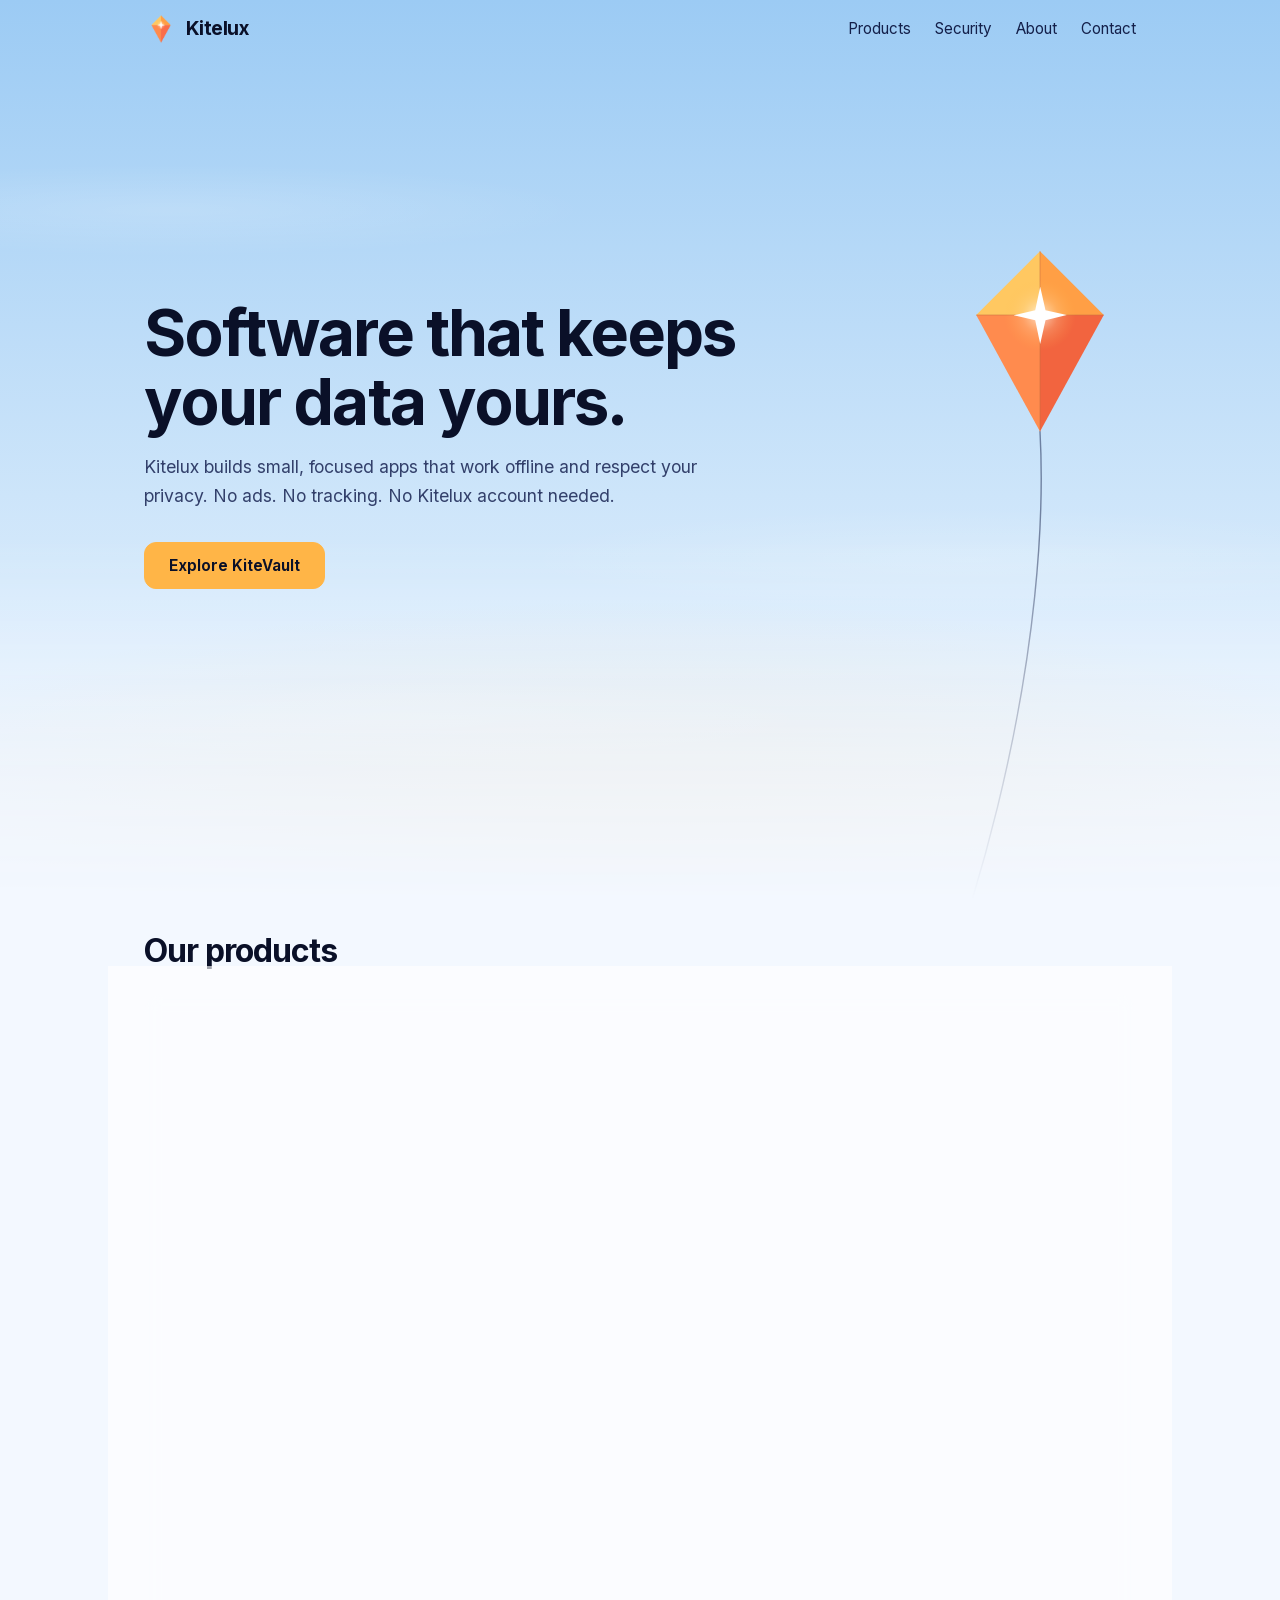
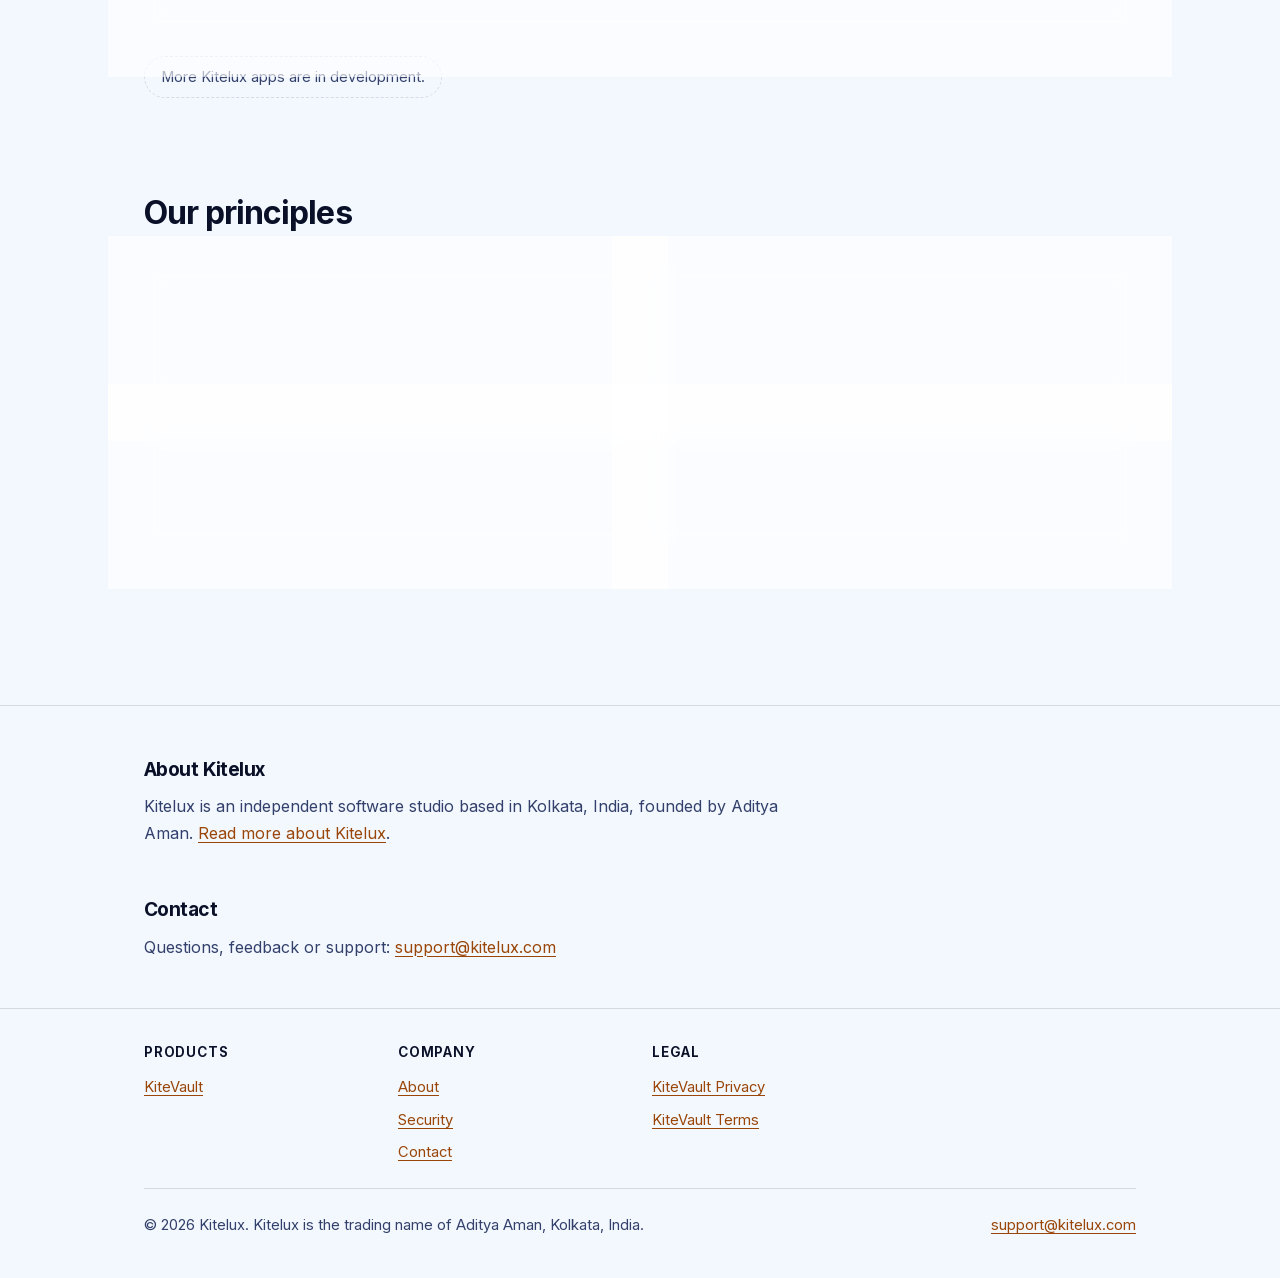
<file: index.html>
<!doctype html>
<html lang="en">
  <head>
    <meta charset="utf-8" />
    <meta name="viewport" content="width=device-width, initial-scale=1" />
    <title>Kitelux – Software that keeps your data yours</title>
    <meta
      name="description"
      content="Kitelux builds small, focused apps that work offline and respect your privacy. No ads. No tracking. No Kitelux account needed. Home of KiteVault, an offline-first Android password manager."
    />
    <link rel="canonical" href="https://kitelux.com/" />
    <meta name="theme-color" content="#9ccbf4" media="(prefers-color-scheme: light)" />
    <meta name="theme-color" content="#0A1028" media="(prefers-color-scheme: dark)" />

    <link rel="icon" href="/favicon.ico" sizes="48x48" />
    <link rel="icon" type="image/png" sizes="96x96" href="/favicon-96.png" />
    <link rel="icon" type="image/png" sizes="192x192" href="/favicon-192.png" />
    <link rel="apple-touch-icon" href="/apple-touch-icon.png" />

    <!-- Open Graph / Twitter -->
    <meta property="og:type" content="website" />
    <meta property="og:site_name" content="Kitelux" />
    <meta property="og:title" content="Kitelux – Software that keeps your data yours" />
    <meta
      property="og:description"
      content="Small, focused apps that work offline and respect your privacy. No ads. No tracking."
    />
    <meta property="og:url" content="https://kitelux.com/" />
    <meta property="og:image" content="https://kitelux.com/assets/og-kitelux.png" />
    <meta property="og:image:alt" content="Kitelux logo" />
    <meta name="twitter:card" content="summary_large_image" />
    <meta name="twitter:title" content="Kitelux – Software that keeps your data yours" />
    <meta
      name="twitter:description"
      content="Small, focused apps that work offline and respect your privacy. No ads. No tracking."
    />
    <meta name="twitter:image" content="https://kitelux.com/assets/og-kitelux.png" />

    <script src="/assets/site.js" defer></script>
    <link rel="preload" href="/assets/fonts/InterVariable-latin.woff2" as="font" type="font/woff2" crossorigin />
    <link rel="stylesheet" href="/assets/style.css" />
  </head>
  <body>
    <a class="skip" href="#main">Skip to content</a>

    <header class="site-header">
      <div class="wrap">
        <a class="brand" href="/"><img src="/assets/kitelux-logo.png" width="34" height="34" alt="" />Kitelux</a>
        <nav class="nav" aria-label="Main">
          <a href="/#products">Products</a>
          <a href="/security/">Security</a>
          <a href="/about/">About</a>
          <a href="/contact/">Contact</a>
        </nav>
      </div>
    </header>

    <main id="main">
      <section class="hero hero-home">
        <svg class="hero-sky" viewBox="0 0 1600 900" preserveAspectRatio="xMidYMid slice" role="img" aria-label="Illustration of the Kitelux kite flying in a night sky" xmlns="http://www.w3.org/2000/svg">
<defs>
<linearGradient id="sky" x1="0" y1="0" x2="0" y2="1"><stop class="s0" offset="0"/><stop class="s1" offset=".55"/><stop class="s2" offset="1"/></linearGradient>
<radialGradient id="horizon" cx=".5" cy=".5" r=".5"><stop offset="0" stop-color="#ffb547" stop-opacity=".22"/><stop offset="1" stop-color="#ffb547" stop-opacity="0"/></radialGradient>
<radialGradient id="wg" cx=".5" cy=".5" r=".5"><stop class="wc" offset="0" stop-opacity=".16"/><stop class="wc" offset="1" stop-opacity="0"/></radialGradient>
<radialGradient id="bs" cx=".5" cy=".5" r=".5"><stop offset="0" stop-color="#fff" stop-opacity=".75"/><stop offset=".35" stop-color="#ffe8c2" stop-opacity=".22"/><stop offset="1" stop-color="#ffe8c2" stop-opacity="0"/></radialGradient>
<radialGradient id="halo" cx=".5" cy=".5" r=".5"><stop offset="0" stop-color="#fff" stop-opacity=".75"/><stop offset=".5" stop-color="#ffd9a0" stop-opacity=".25"/><stop offset="1" stop-color="#ffb547" stop-opacity="0"/></radialGradient>
<linearGradient id="tail" gradientUnits="userSpaceOnUse" x1="1130" y1="30" x2="1010" y2="90"><stop offset="0" stop-color="#fff" stop-opacity="0"/><stop offset="1" stop-color="#fff"/></linearGradient>
</defs>
<rect width="1600" height="900" fill="url(#sky)"/>
<ellipse cx="800" cy="900" rx="950" ry="300" fill="url(#horizon)"/>
<g class="wisps">
<ellipse class="wisp w1" cx="330" cy="210" rx="420" ry="46" fill="url(#wg)"/>
<ellipse class="wisp w2" cx="1130" cy="560" rx="460" ry="52" fill="url(#wg)"/>
<ellipse class="wisp w3" cx="560" cy="720" rx="440" ry="42" fill="url(#wg)"/>
</g>
<g class="stars">
<circle cx="1476.9" cy="677.2" r="0.8" fill="#ffffff"/>
<circle cx="1269.9" cy="696.9" r="0.8" fill="#ffffff"/>
<circle cx="807.8" cy="589.2" r="0.7" fill="#ffffff"/>
<circle cx="838.3" cy="507.8" r="1.7" fill="#dbe6ff"/>
<circle cx="212.9" cy="548" r="1.7" fill="#ffe8c2"/>
<circle cx="1477.7" cy="363.2" r="1.8" fill="#ffffff"/>
<circle cx="408.4" cy="730" r="1.7" fill="#ffffff"/>
<circle cx="1006" cy="614.5" r="1.3" fill="#ffffff"/>
<circle cx="1452.2" cy="597.1" r="1.3" fill="#dbe6ff"/>
<circle cx="666.4" cy="216" r="0.7" fill="#ffe8c2"/>
<circle cx="1071.3" cy="452.9" r="0.7" fill="#ffffff"/>
<circle cx="207.2" cy="605.3" r="1.3" fill="#ffffff"/>
<circle cx="1310.5" cy="573.3" r="0.7" fill="#ffffff"/>
<circle cx="522" cy="311.1" r="1.2" fill="#dbe6ff"/>
<circle cx="458.1" cy="682.5" r="1.7" fill="#ffe8c2"/>
<circle cx="536.6" cy="418.1" r="0.9" fill="#ffffff"/>
<circle cx="447.1" cy="807.9" r="1" fill="#ffffff"/>
<circle cx="1346.3" cy="760.7" r="0.9" fill="#ffffff"/>
<circle cx="286.8" cy="684.4" r="1.1" fill="#dbe6ff"/>
<circle cx="1408.4" cy="569.5" r="0.6" fill="#ffe8c2"/>
<circle cx="323.4" cy="799.4" r="1.7" fill="#ffffff"/>
<circle cx="1205.5" cy="516.2" r="1.5" fill="#ffffff"/>
<circle cx="374.6" cy="825.2" r="1.4" fill="#ffffff"/>
<circle cx="650.3" cy="175.6" r="1.8" fill="#dbe6ff"/>
<circle cx="627.3" cy="674.7" r="1.1" fill="#ffe8c2"/>
<circle cx="975.8" cy="500.7" r="1.3" fill="#ffffff"/>
<circle cx="1037.6" cy="150.8" r="1.3" fill="#ffffff"/>
<circle cx="118.4" cy="598.9" r="1.7" fill="#ffffff"/>
<circle cx="1558.7" cy="731.9" r="1.2" fill="#dbe6ff"/>
<circle cx="475.1" cy="144.3" r="1.2" fill="#ffe8c2"/>
<circle cx="815.4" cy="675.3" r="1.4" fill="#ffffff"/>
<circle cx="1204.5" cy="705.4" r="1.3" fill="#ffffff"/>
<circle cx="407.8" cy="376.1" r="1" fill="#ffffff"/>
<circle cx="1315.7" cy="455.5" r="1.8" fill="#dbe6ff"/>
<circle cx="1548.7" cy="787.7" r="0.6" fill="#ffe8c2"/>
<circle cx="110.9" cy="392.1" r="1.5" fill="#ffffff"/>
<circle cx="1411.5" cy="685.5" r="1.3" fill="#ffffff"/>
<circle cx="1340.9" cy="132.8" r="1" fill="#ffffff"/>
<circle cx="899.5" cy="75.6" r="1.8" fill="#dbe6ff"/>
<circle cx="715.5" cy="524.6" r="1" fill="#ffe8c2"/>
<circle cx="1153.7" cy="680.3" r="0.8" fill="#ffffff"/>
<circle cx="365.9" cy="496.2" r="1" fill="#ffffff"/>
<circle cx="528.1" cy="227.6" r="1.5" fill="#ffffff"/>
<circle cx="1356.4" cy="655.9" r="1.2" fill="#dbe6ff"/>
<circle cx="361.7" cy="364.9" r="1.5" fill="#ffe8c2"/>
<circle cx="858.5" cy="638.5" r="1" fill="#ffffff"/>
<circle cx="742.4" cy="729.4" r="1.5" fill="#ffffff"/>
<circle cx="827.8" cy="771" r="1.4" fill="#ffffff"/>
<circle cx="897.9" cy="577.3" r="1.7" fill="#dbe6ff"/>
<circle cx="533.5" cy="577.4" r="1.1" fill="#ffe8c2"/>
<circle cx="1550.6" cy="622.5" r="1.6" fill="#ffffff"/>
<circle cx="414.5" cy="259.7" r="1.3" fill="#ffffff"/>
<circle cx="179.3" cy="368.8" r="1.6" fill="#ffffff"/>
<circle cx="997.7" cy="439.2" r="1.5" fill="#dbe6ff"/>
<circle cx="1507.5" cy="134.9" r="1.1" fill="#ffe8c2"/>
<circle cx="725.1" cy="665.7" r="1.8" fill="#ffffff"/>
<circle cx="1241.6" cy="595.9" r="1.7" fill="#ffffff"/>
<circle cx="292.5" cy="594.8" r="1.4" fill="#ffffff"/>
<circle cx="1079.2" cy="152.2" r="0.9" fill="#dbe6ff"/>
<circle cx="1530.5" cy="688.5" r="0.6" fill="#ffe8c2"/>
<circle cx="1499.7" cy="504.8" r="0.7" fill="#ffffff"/>
<circle cx="1495.3" cy="35.3" r="1.5" fill="#ffffff"/>
<circle cx="280.4" cy="397.3" r="0.8" fill="#ffffff"/>
<circle cx="815.3" cy="129.2" r="1.1" fill="#dbe6ff"/>
<circle cx="675.4" cy="514.5" r="1" fill="#ffe8c2"/>
<circle cx="914.1" cy="531.1" r="0.7" fill="#ffffff"/>
<circle cx="902" cy="433.2" r="1.4" fill="#ffffff"/>
<circle cx="398.5" cy="451.6" r="1" fill="#ffffff"/>
<circle cx="1497.9" cy="453.1" r="1.5" fill="#dbe6ff"/>
<circle cx="1287.9" cy="773.6" r="1.5" fill="#ffe8c2"/>
<circle cx="1152.4" cy="48.7" r="0.8" fill="#ffffff"/>
<circle cx="1157.9" cy="535.8" r="1.2" fill="#ffffff"/>
<circle cx="1394.7" cy="199.3" r="1.4" fill="#ffffff"/>
<circle cx="1362.3" cy="524.9" r="1.4" fill="#dbe6ff"/>
<circle cx="890.9" cy="148.7" r="1.8" fill="#ffe8c2"/>
<circle cx="917.2" cy="296.9" r="1.6" fill="#ffffff"/>
<circle cx="549.7" cy="692.8" r="1.2" fill="#ffffff"/>
<circle cx="1490.8" cy="218.7" r="1.7" fill="#ffffff"/>
<circle cx="551.9" cy="806" r="1.2" fill="#dbe6ff"/>
<circle cx="385.5" cy="193.5" r="0.7" fill="#ffe8c2"/>
<circle cx="1520.6" cy="331.8" r="1.6" fill="#ffffff"/>
<circle cx="147" cy="148" r="1.5" fill="#ffffff"/>
<circle cx="349.4" cy="213.3" r="1.5" fill="#ffffff"/>
<circle cx="995.2" cy="381.1" r="1.6" fill="#dbe6ff"/>
<circle cx="626.9" cy="139.3" r="1.4" fill="#ffe8c2"/>
<circle cx="511.7" cy="711.8" r="1.8" fill="#ffffff"/>
<circle cx="650.5" cy="322.2" r="1.5" fill="#ffffff"/>
<circle cx="1013.8" cy="208.1" r="1.1" fill="#ffffff"/>
<circle cx="948.6" cy="173.7" r="1.4" fill="#dbe6ff"/>
<circle cx="1072.2" cy="396.1" r="0.9" fill="#ffe8c2"/>
<circle cx="987.6" cy="179.8" r="1.3" fill="#ffffff"/>
<circle cx="576" cy="635.3" r="0.7" fill="#ffffff"/>
<circle cx="780.1" cy="808.7" r="1.5" fill="#ffffff"/>
<circle cx="943" cy="625.6" r="1.5" fill="#dbe6ff"/>
<circle cx="588.4" cy="80.3" r="0.8" fill="#ffe8c2"/>
<circle cx="120.8" cy="347.1" r="1.1" fill="#ffffff"/>
<circle cx="313.7" cy="510" r="1.1" fill="#ffffff"/>
<circle cx="1434.9" cy="812.2" r="1.2" fill="#ffffff"/>
<circle cx="1261.4" cy="658.8" r="1.4" fill="#dbe6ff"/>
<circle cx="411.1" cy="28.7" r="1.3" fill="#ffe8c2"/>
<circle cx="971.2" cy="252.1" r="1.2" fill="#ffffff"/>
<circle cx="132.4" cy="255.8" r="1.4" fill="#ffffff"/>
<circle cx="1130" cy="507.3" r="1.5" fill="#ffffff"/>
<circle cx="594.6" cy="173.8" r="0.6" fill="#dbe6ff"/>
<circle cx="976.8" cy="589.3" r="1.4" fill="#ffe8c2"/>
<circle cx="424.5" cy="300.5" r="1.5" fill="#ffffff"/>
<circle cx="298.5" cy="214.2" r="0.8" fill="#ffffff"/>
<circle cx="1583.6" cy="168.6" r="1.6" fill="#ffffff"/>
<circle cx="1018.3" cy="530.2" r="1.3" fill="#dbe6ff"/>
<circle cx="180.6" cy="525.6" r="0.9" fill="#ffe8c2"/>
</g>
<g class="stars stars-big">
<g><circle cx="192.4" cy="172.1" r="13.3" fill="url(#bs)"/><circle cx="192.4" cy="172.1" r="1.9" fill="#fff"/></g>
<g><circle cx="1523.9" cy="584.1" r="12.6" fill="url(#bs)"/><circle cx="1523.9" cy="584.1" r="1.8" fill="#fff"/></g>
<g><circle cx="435.8" cy="536" r="15.4" fill="url(#bs)"/><circle cx="435.8" cy="536" r="2.2" fill="#fff"/></g>
<g><circle cx="1358.2" cy="222.9" r="13.3" fill="url(#bs)"/><circle cx="1358.2" cy="222.9" r="1.9" fill="#fff"/></g>
<g><circle cx="599.6" cy="123.6" r="13.3" fill="url(#bs)"/><circle cx="599.6" cy="123.6" r="1.9" fill="#fff"/></g>
<g><circle cx="768.3" cy="684.9" r="16.1" fill="url(#bs)"/><circle cx="768.3" cy="684.9" r="2.3" fill="#fff"/></g>
</g>
<g class="shoot"><line x1="1130" y1="30" x2="1010" y2="90" stroke="url(#tail)" stroke-width="2" stroke-linecap="round"/></g>
<g class="kite-pos">
<path class="string" d="M0 116.6 C10 300 -40 640 -250 1000" fill="none" stroke-width="1.4" stroke-linecap="round"/>
<g class="kite">
<path d="M0 -63.8 L-63.8 0 L0 0Z" fill="#ffc861"/>
<path d="M0 -63.8 L63.8 0 L0 0Z" fill="#ff9f45"/>
<path d="M-63.8 0 L0 0 L0 116.6Z" fill="#ff8b4e"/>
<path d="M63.8 0 L0 0 L0 116.6Z" fill="#f2643f"/>
<path d="M0 -63.8 L0 116.6 M-63.8 0 L63.8 0" fill="none" stroke="#c9703f" stroke-opacity=".55" stroke-width="1"/>
<g class="sparkle"><circle r="36" fill="url(#halo)"/><path d="M0.2 -28.2 L5.5 -4.8 L26.8 0 L5.5 5.3 L0.2 29 L-4.8 5.3 L-26.4 0.2 L-4.8 -4.8Z" fill="#fff"/></g>
</g>
</g>
</svg>
        <div class="wrap hero-grid">
          <div class="hero-copy">
            <h1>Software that keeps your data yours.</h1>
            <p>
              Kitelux builds small, focused apps that work offline and respect your privacy. No ads.
              No tracking. No Kitelux account needed.
            </p>
            <p class="hero-actions">
              <a class="btn btn-primary" href="/vault/">Explore KiteVault</a>
            </p>
          </div>
        </div>
      </section>

      <section class="section reveal" id="products" aria-labelledby="products-title">
        <div class="wrap">
          <div class="section-heading">
            <h2 id="products-title">Our products</h2>
          </div>
          <article class="card featured">
            <div class="featured-body">
              <div class="app-head">
                <img src="/assets/kitevault-icon.png" width="64" height="64" alt="" />
                <h3>KiteVault</h3>
              </div>
              <p><span class="badge badge-testing">In testing · Android</span></p>
              <p>
                Offline-first password manager. Encrypted on your phone with AES-256-GCM and
                Argon2id.
              </p>
              <ul class="points">
                <li>Encrypted on your device with AES-256-GCM and Argon2id</li>
                <li>Optional encrypted Google Drive backup</li>
                <li>No ads, no tracking</li>
              </ul>
              <div class="links">
                <a class="btn btn-primary" href="/vault/">Explore KiteVault</a>
                <a class="btn btn-secondary" href="/vault/privacy/">Privacy Policy</a>
              </div>
            </div>
            <div class="featured-visual">
              <div class="phone">
                <span class="phone-notch" aria-hidden="true"></span>
                <div class="phone-screen">
                  <video class="kv-demo"
                         src="/assets/screens/kitevault-demo-final.mp4"
                         poster="/assets/screens/kitevault-demo-final-poster.jpg"
                         width="540" height="1200"
                         autoplay muted loop playsinline preload="metadata"
                         aria-label="Recreated walkthrough of KiteVault: unlocking the vault, suggesting a strong password in Chrome, and saving a login"></video>
                </div>
              </div>
              <p class="kv-demo-caption">Recreated walkthrough of the real KiteVault flow.</p>
            </div>
          </article>
          <p class="more-pill">More Kitelux apps are in development.</p>
        </div>
      </section>

      <section class="section reveal" aria-labelledby="principles-title">
        <div class="wrap">
          <div class="section-heading">
            <h2 id="principles-title">Our principles</h2>
          </div>
          <div class="feature-grid feature-grid-4">
            <div class="feature">
              <h3>Offline first</h3>
              <p>Your data lives on your device. Network features are optional and off by default.</p>
            </div>
            <div class="feature">
              <h3>No tracking</h3>
              <p>No analytics, no advertising, no crash-report services, no third-party trackers.</p>
            </div>
            <div class="feature">
              <h3>Vetted cryptography</h3>
              <p>We use well-audited libraries. We never write our own cryptography.</p>
            </div>
            <div class="feature">
              <h3>Honest about limits</h3>
              <p>
                We tell you what we can't protect against, like a compromised phone or a forgotten
                master password.
              </p>
            </div>
          </div>
        </div>
      </section>

      <section class="strip reveal" aria-labelledby="about-title">
        <div class="wrap">
          <h2 id="about-title">About Kitelux</h2>
          <p>
            Kitelux is an independent software studio based in Kolkata, India, founded by Aditya
            Aman. <a href="/about/">Read more about Kitelux</a>.
          </p>
        </div>
      </section>

      <section class="strip reveal" id="contact" aria-labelledby="contact-title">
        <div class="wrap">
          <h2 id="contact-title">Contact</h2>
          <p>Questions, feedback or support: <a href="mailto:support@kitelux.com">support@kitelux.com</a></p>
        </div>
      </section>
    </main>

    <footer class="site-footer">
      <div class="wrap">
        <div class="footer-cols">
          <div class="footer-col">
            <h2>Products</h2>
            <ul>
              <li><a href="/vault/">KiteVault</a></li>
            </ul>
          </div>
          <div class="footer-col">
            <h2>Company</h2>
            <ul>
              <li><a href="/about/">About</a></li>
              <li><a href="/security/">Security</a></li>
              <li><a href="/contact/">Contact</a></li>
            </ul>
          </div>
          <div class="footer-col">
            <h2>Legal</h2>
            <ul>
              <li><a href="/vault/privacy/">KiteVault Privacy</a></li>
              <li><a href="/vault/terms/">KiteVault Terms</a></li>
            </ul>
          </div>
        </div>
        <div class="footer-bottom">
          <p>© 2026 Kitelux. Kitelux is the trading name of Aditya Aman, Kolkata, India.</p>
          <p><a href="mailto:support@kitelux.com">support@kitelux.com</a></p>
        </div>
      </div>
    </footer>
  </body>
</html>
</file>
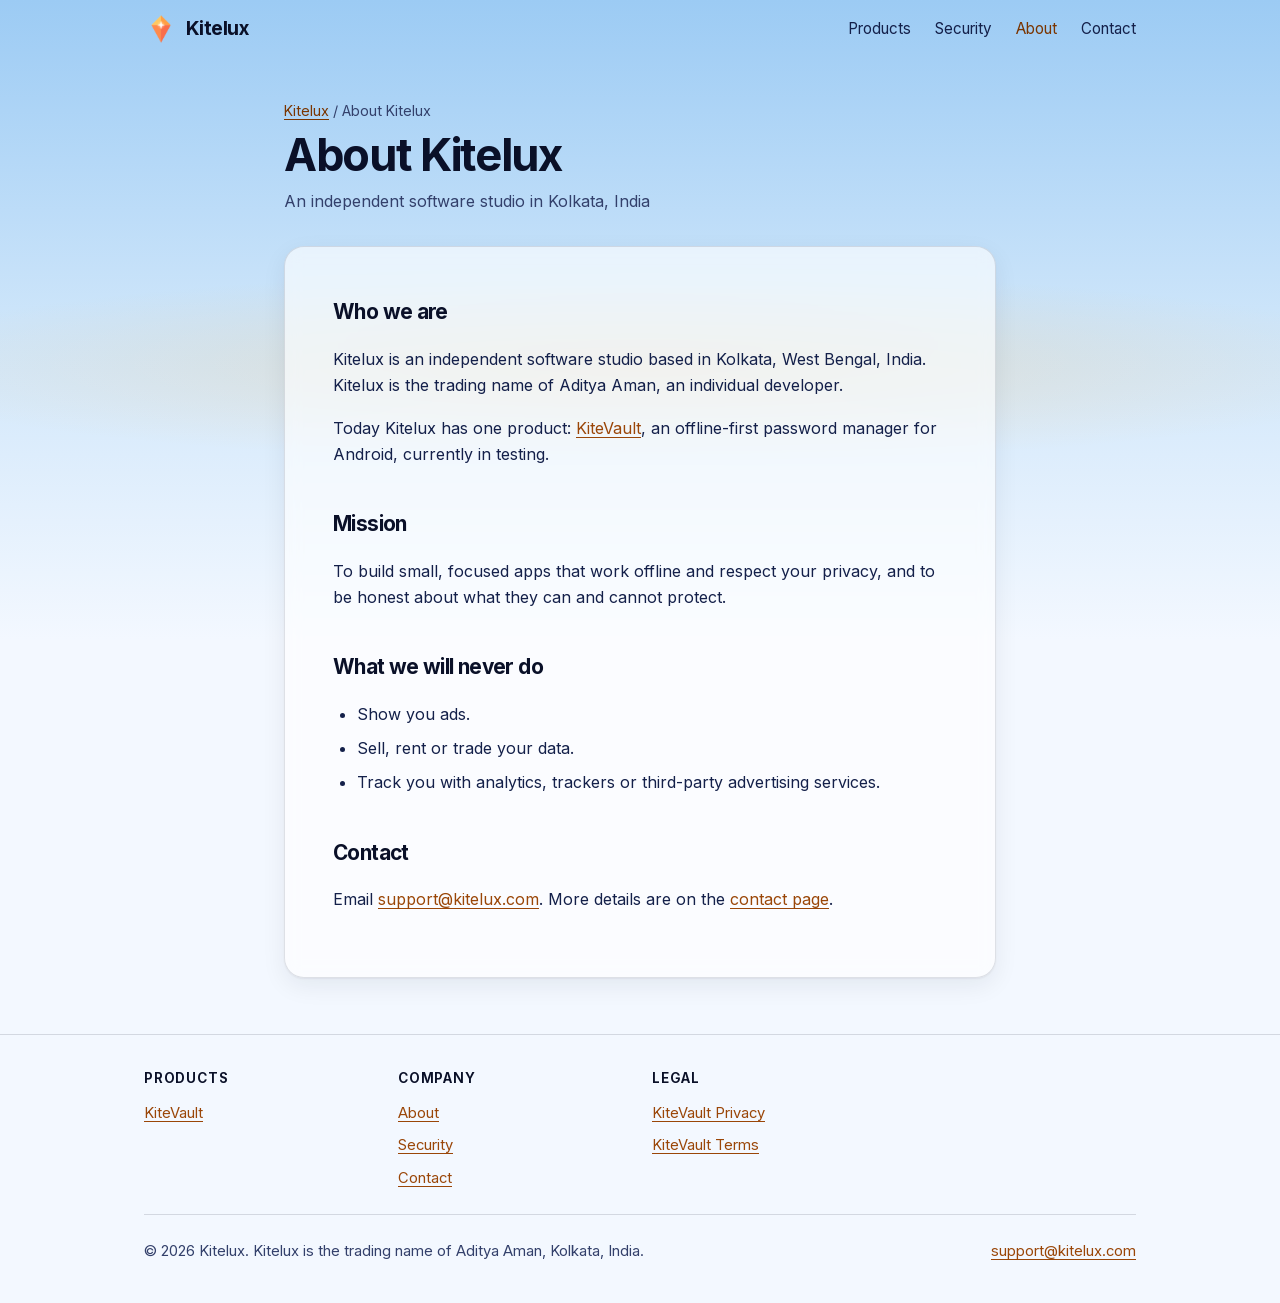
<file: about/index.html>
<!doctype html>
<html lang="en">
  <head>
    <meta charset="utf-8" />
    <meta name="viewport" content="width=device-width, initial-scale=1" />
    <title>About – Kitelux</title>
    <meta name="description" content="Kitelux is an independent software studio based in Kolkata, India, building small, focused apps that work offline and respect your privacy." />
    <link rel="canonical" href="https://kitelux.com/about/" />
    <meta name="theme-color" content="#9ccbf4" media="(prefers-color-scheme: light)" />
    <meta name="theme-color" content="#0A1028" media="(prefers-color-scheme: dark)" />

    <link rel="icon" href="/favicon.ico" sizes="48x48" />
    <link rel="icon" type="image/png" sizes="96x96" href="/favicon-96.png" />
    <link rel="icon" type="image/png" sizes="192x192" href="/favicon-192.png" />
    <link rel="apple-touch-icon" href="/apple-touch-icon.png" />

    <meta property="og:type" content="website" />
    <meta property="og:site_name" content="Kitelux" />
    <meta property="og:title" content="About – Kitelux" />
    <meta property="og:description" content="Kitelux is an independent software studio based in Kolkata, India, building small, focused apps that work offline and respect your privacy." />
    <meta property="og:url" content="https://kitelux.com/about/" />
    <meta property="og:image" content="https://kitelux.com/assets/og-kitelux.png" />
    <meta name="twitter:card" content="summary_large_image" />

    <link rel="preload" href="/assets/fonts/InterVariable-latin.woff2" as="font" type="font/woff2" crossorigin />
    <link rel="stylesheet" href="/assets/style.css" />
  </head>
  <body>
    <a class="skip" href="#main">Skip to content</a>

    <header class="site-header">
      <div class="wrap">
        <a class="brand" href="/"><img src="/assets/kitelux-logo.png" width="34" height="34" alt="" />Kitelux</a>
        <nav class="nav" aria-label="Main">
          <a href="/#products">Products</a>
          <a href="/security/">Security</a>
          <a href="/about/" aria-current="page">About</a>
          <a href="/contact/">Contact</a>
        </nav>
      </div>
    </header>

    <div class="doc-head">
      <div class="wrap narrow">
        <nav class="crumbs" aria-label="Breadcrumb"><a href="/">Kitelux</a> / <span aria-current="page">About Kitelux</span></nav>
        <h1>About Kitelux</h1>
        <p>An independent software studio in Kolkata, India</p>
      </div>
    </div>

    <main id="main" class="wrap narrow">
      <article class="doc">
        <h2>Who we are</h2>
        <p>
          Kitelux is an independent software studio based in Kolkata, West Bengal, India. Kitelux
          is the trading name of Aditya Aman, an individual developer.
        </p>
        <p>
          Today Kitelux has one product: <a href="/vault/">KiteVault</a>, an offline-first password
          manager for Android, currently in testing.
        </p>

        <h2>Mission</h2>
        <!-- TODO: confirm or replace this mission statement; drafted from the site's existing principles. -->
        <p>
          To build small, focused apps that work offline and respect your privacy, and to be honest
          about what they can and cannot protect.
        </p>

        <h2>What we will never do</h2>
        <ul>
          <li>Show you ads.</li>
          <li>Sell, rent or trade your data.</li>
          <li>Track you with analytics, trackers or third-party advertising services.</li>
        </ul>

        <h2>Contact</h2>
        <p>
          Email <a href="mailto:support@kitelux.com">support@kitelux.com</a>. More details are on the
          <a href="/contact/">contact page</a>.
        </p>
      </article>
    </main>

    <footer class="site-footer">
      <div class="wrap">
        <div class="footer-cols">
          <div class="footer-col">
            <h2>Products</h2>
            <ul>
              <li><a href="/vault/">KiteVault</a></li>
            </ul>
          </div>
          <div class="footer-col">
            <h2>Company</h2>
            <ul>
              <li><a href="/about/">About</a></li>
              <li><a href="/security/">Security</a></li>
              <li><a href="/contact/">Contact</a></li>
            </ul>
          </div>
          <div class="footer-col">
            <h2>Legal</h2>
            <ul>
              <li><a href="/vault/privacy/">KiteVault Privacy</a></li>
              <li><a href="/vault/terms/">KiteVault Terms</a></li>
            </ul>
          </div>
        </div>
        <div class="footer-bottom">
          <p>© 2026 Kitelux. Kitelux is the trading name of Aditya Aman, Kolkata, India.</p>
          <p><a href="mailto:support@kitelux.com">support@kitelux.com</a></p>
        </div>
      </div>
    </footer>
  </body>
</html>
</file>
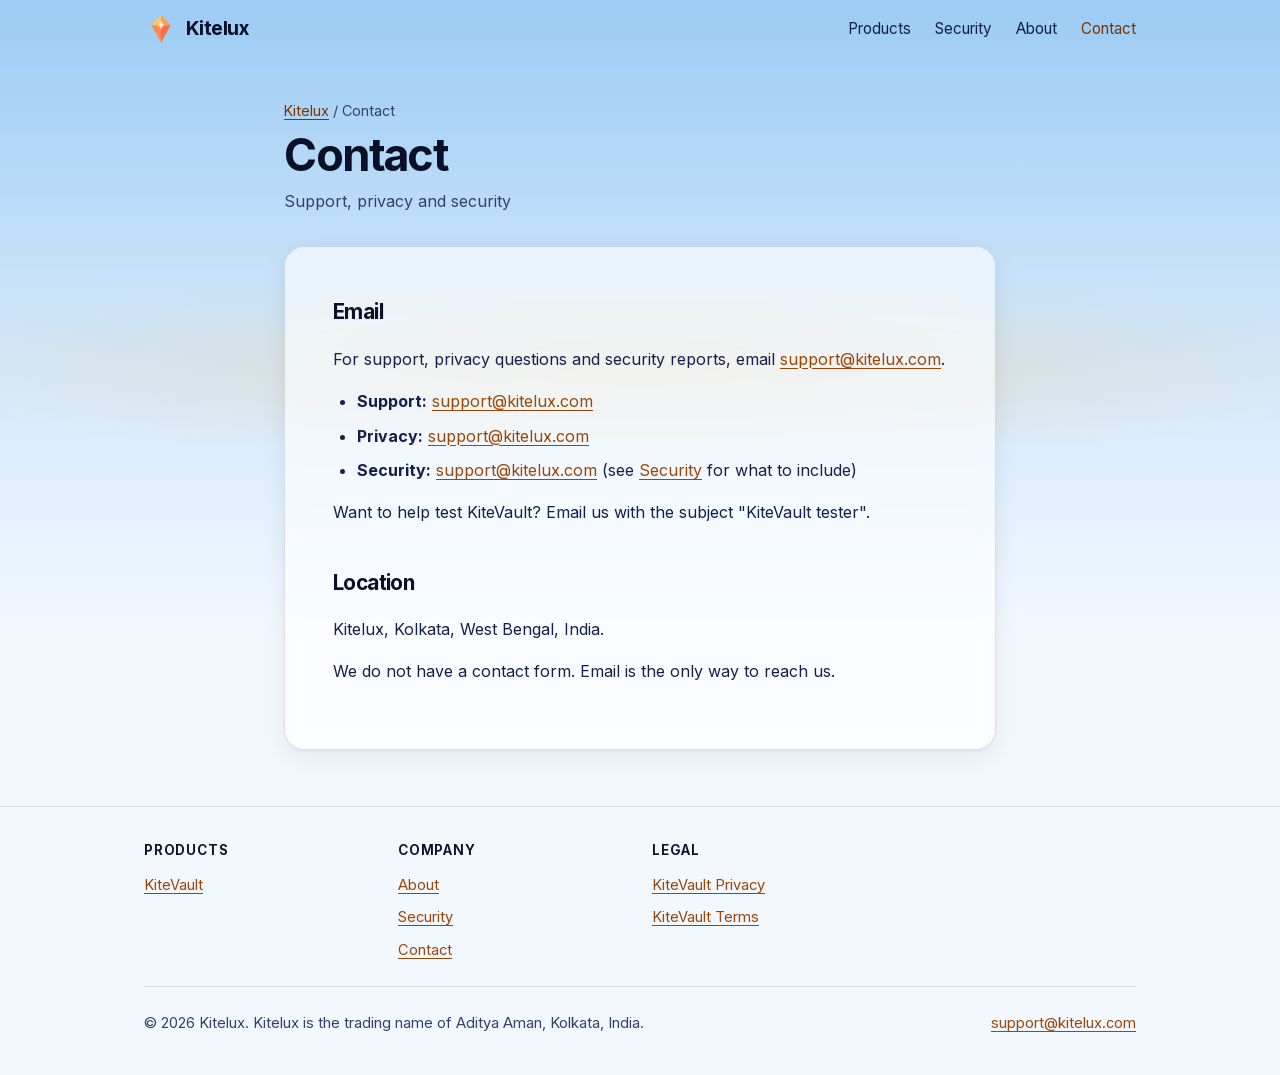
<file: contact/index.html>
<!doctype html>
<html lang="en">
  <head>
    <meta charset="utf-8" />
    <meta name="viewport" content="width=device-width, initial-scale=1" />
    <title>Contact – Kitelux</title>
    <meta name="description" content="Contact Kitelux by email for support, privacy and security. Kolkata, India." />
    <link rel="canonical" href="https://kitelux.com/contact/" />
    <meta name="theme-color" content="#9ccbf4" media="(prefers-color-scheme: light)" />
    <meta name="theme-color" content="#0A1028" media="(prefers-color-scheme: dark)" />

    <link rel="icon" href="/favicon.ico" sizes="48x48" />
    <link rel="icon" type="image/png" sizes="96x96" href="/favicon-96.png" />
    <link rel="icon" type="image/png" sizes="192x192" href="/favicon-192.png" />
    <link rel="apple-touch-icon" href="/apple-touch-icon.png" />

    <meta property="og:type" content="website" />
    <meta property="og:site_name" content="Kitelux" />
    <meta property="og:title" content="Contact – Kitelux" />
    <meta property="og:description" content="Contact Kitelux by email for support, privacy and security. Kolkata, India." />
    <meta property="og:url" content="https://kitelux.com/contact/" />
    <meta property="og:image" content="https://kitelux.com/assets/og-kitelux.png" />
    <meta name="twitter:card" content="summary_large_image" />

    <link rel="preload" href="/assets/fonts/InterVariable-latin.woff2" as="font" type="font/woff2" crossorigin />
    <link rel="stylesheet" href="/assets/style.css" />
  </head>
  <body>
    <a class="skip" href="#main">Skip to content</a>

    <header class="site-header">
      <div class="wrap">
        <a class="brand" href="/"><img src="/assets/kitelux-logo.png" width="34" height="34" alt="" />Kitelux</a>
        <nav class="nav" aria-label="Main">
          <a href="/#products">Products</a>
          <a href="/security/">Security</a>
          <a href="/about/">About</a>
          <a href="/contact/" aria-current="page">Contact</a>
        </nav>
      </div>
    </header>

    <div class="doc-head">
      <div class="wrap narrow">
        <nav class="crumbs" aria-label="Breadcrumb"><a href="/">Kitelux</a> / <span aria-current="page">Contact</span></nav>
        <h1>Contact</h1>
        <p>Support, privacy and security</p>
      </div>
    </div>

    <main id="main" class="wrap narrow">
      <article class="doc">
        <h2>Email</h2>
        <p>
          For support, privacy questions and security reports, email
          <a href="mailto:support@kitelux.com">support@kitelux.com</a>.
        </p>
        <ul>
          <li><strong>Support:</strong> <a href="mailto:support@kitelux.com">support@kitelux.com</a></li>
          <li><strong>Privacy:</strong> <a href="mailto:support@kitelux.com">support@kitelux.com</a></li>
          <li>
            <strong>Security:</strong> <a href="mailto:support@kitelux.com">support@kitelux.com</a>
            (see <a href="/security/">Security</a> for what to include)
          </li>
        </ul>
        <p>
          Want to help test KiteVault? Email us with the subject "KiteVault tester".
        </p>

        <h2>Location</h2>
        <p>Kitelux, Kolkata, West Bengal, India.</p>

        <p>We do not have a contact form. Email is the only way to reach us.</p>
      </article>
    </main>

    <footer class="site-footer">
      <div class="wrap">
        <div class="footer-cols">
          <div class="footer-col">
            <h2>Products</h2>
            <ul>
              <li><a href="/vault/">KiteVault</a></li>
            </ul>
          </div>
          <div class="footer-col">
            <h2>Company</h2>
            <ul>
              <li><a href="/about/">About</a></li>
              <li><a href="/security/">Security</a></li>
              <li><a href="/contact/">Contact</a></li>
            </ul>
          </div>
          <div class="footer-col">
            <h2>Legal</h2>
            <ul>
              <li><a href="/vault/privacy/">KiteVault Privacy</a></li>
              <li><a href="/vault/terms/">KiteVault Terms</a></li>
            </ul>
          </div>
        </div>
        <div class="footer-bottom">
          <p>© 2026 Kitelux. Kitelux is the trading name of Aditya Aman, Kolkata, India.</p>
          <p><a href="mailto:support@kitelux.com">support@kitelux.com</a></p>
        </div>
      </div>
    </footer>
  </body>
</html>
</file>
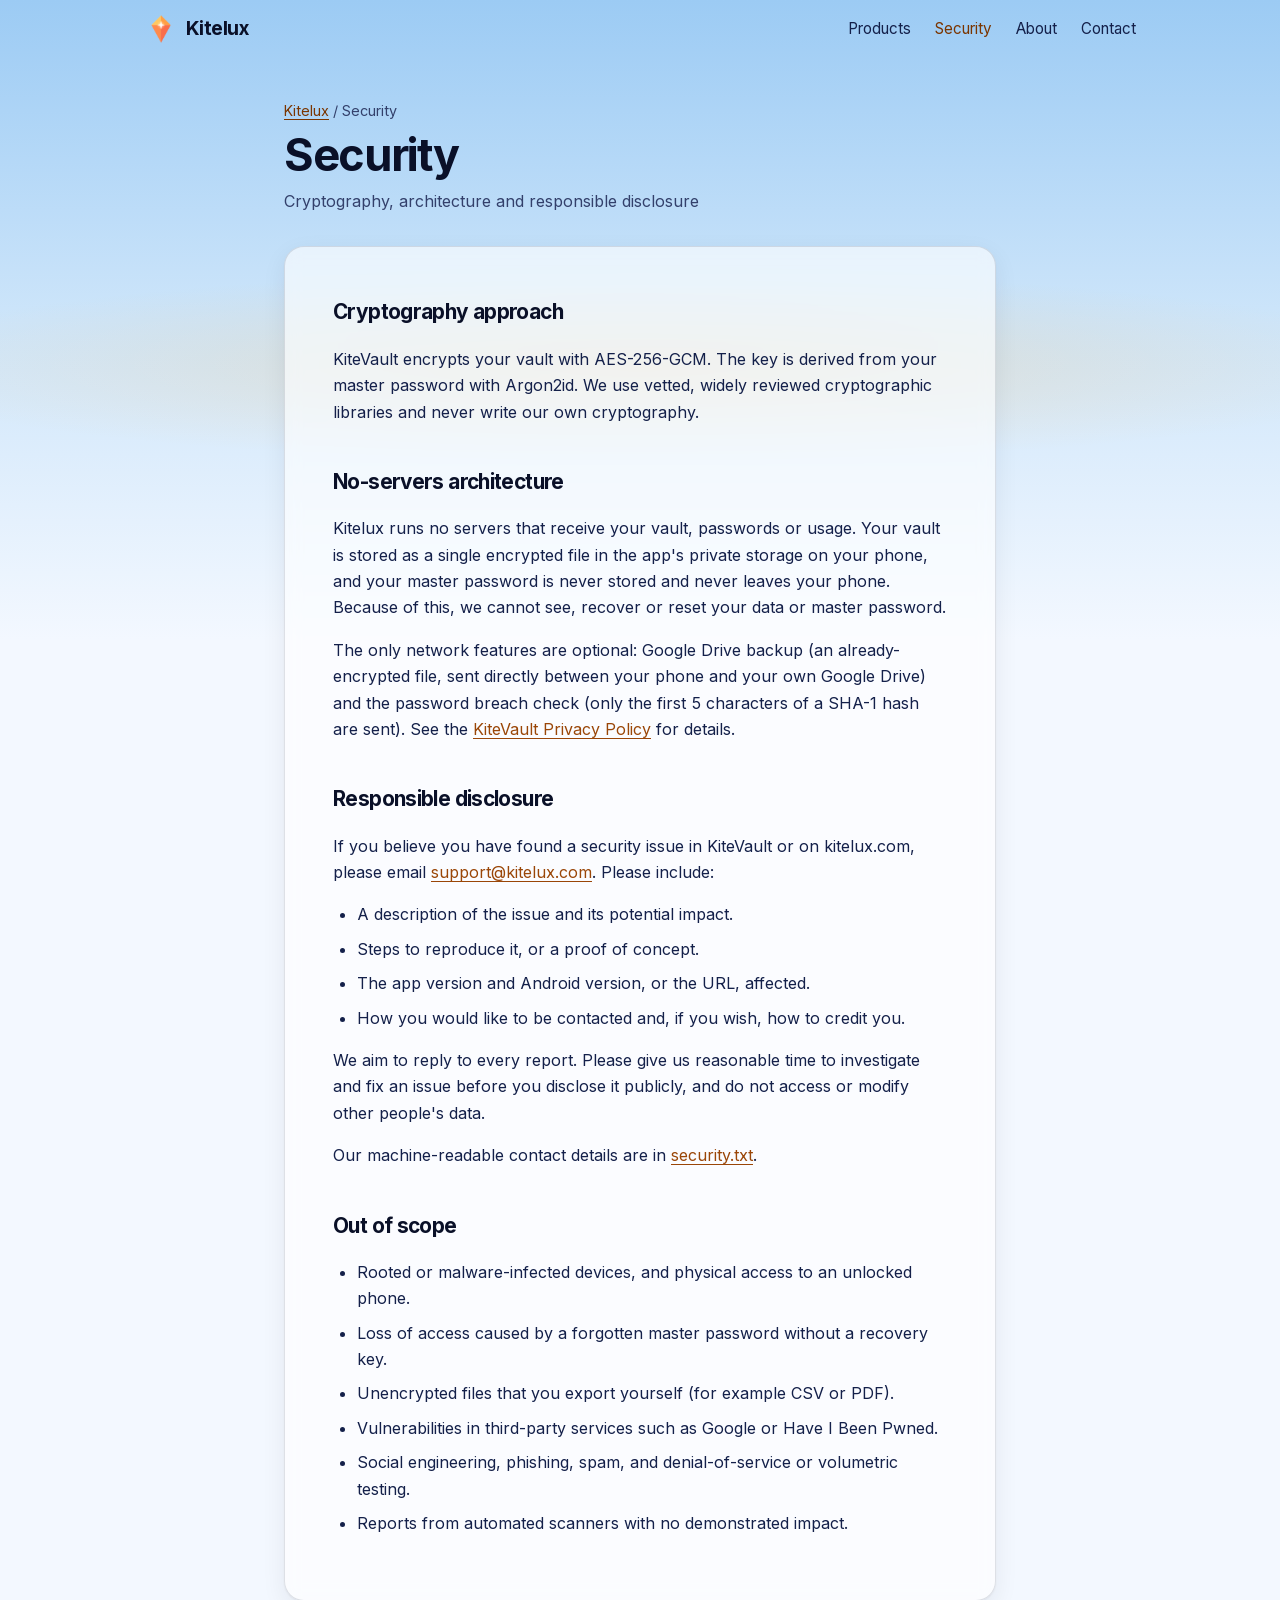
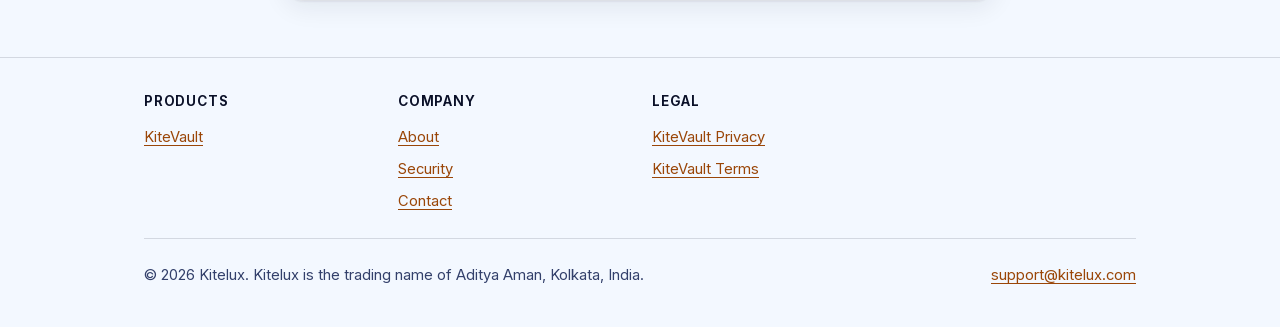
<file: security/index.html>
<!doctype html>
<html lang="en">
  <head>
    <meta charset="utf-8" />
    <meta name="viewport" content="width=device-width, initial-scale=1" />
    <title>Security – Kitelux</title>
    <meta name="description" content="How Kitelux approaches security: vetted cryptography, no servers, and how to report a vulnerability responsibly." />
    <link rel="canonical" href="https://kitelux.com/security/" />
    <meta name="theme-color" content="#9ccbf4" media="(prefers-color-scheme: light)" />
    <meta name="theme-color" content="#0A1028" media="(prefers-color-scheme: dark)" />

    <link rel="icon" href="/favicon.ico" sizes="48x48" />
    <link rel="icon" type="image/png" sizes="96x96" href="/favicon-96.png" />
    <link rel="icon" type="image/png" sizes="192x192" href="/favicon-192.png" />
    <link rel="apple-touch-icon" href="/apple-touch-icon.png" />

    <meta property="og:type" content="website" />
    <meta property="og:site_name" content="Kitelux" />
    <meta property="og:title" content="Security – Kitelux" />
    <meta property="og:description" content="How Kitelux approaches security: vetted cryptography, no servers, and how to report a vulnerability responsibly." />
    <meta property="og:url" content="https://kitelux.com/security/" />
    <meta property="og:image" content="https://kitelux.com/assets/og-kitelux.png" />
    <meta name="twitter:card" content="summary_large_image" />

    <link rel="preload" href="/assets/fonts/InterVariable-latin.woff2" as="font" type="font/woff2" crossorigin />
    <link rel="stylesheet" href="/assets/style.css" />
  </head>
  <body>
    <a class="skip" href="#main">Skip to content</a>

    <header class="site-header">
      <div class="wrap">
        <a class="brand" href="/"><img src="/assets/kitelux-logo.png" width="34" height="34" alt="" />Kitelux</a>
        <nav class="nav" aria-label="Main">
          <a href="/#products">Products</a>
          <a href="/security/" aria-current="page">Security</a>
          <a href="/about/">About</a>
          <a href="/contact/">Contact</a>
        </nav>
      </div>
    </header>

    <div class="doc-head">
      <div class="wrap narrow">
        <nav class="crumbs" aria-label="Breadcrumb"><a href="/">Kitelux</a> / <span aria-current="page">Security</span></nav>
        <h1>Security</h1>
        <p>Cryptography, architecture and responsible disclosure</p>
      </div>
    </div>

    <main id="main" class="wrap narrow">
      <article class="doc">
        <h2>Cryptography approach</h2>
        <p>
          KiteVault encrypts your vault with AES-256-GCM. The key is derived from your master
          password with Argon2id. We use vetted, widely reviewed cryptographic libraries and never
          write our own cryptography.
        </p>

        <h2>No-servers architecture</h2>
        <p>
          Kitelux runs no servers that receive your vault, passwords or usage. Your vault is stored
          as a single encrypted file in the app's private storage on your phone, and your master
          password is never stored and never leaves your phone. Because of this, we cannot see,
          recover or reset your data or master password.
        </p>
        <p>
          The only network features are optional: Google Drive backup (an already-encrypted file,
          sent directly between your phone and your own Google Drive) and the password breach check
          (only the first 5 characters of a SHA-1 hash are sent). See the
          <a href="/vault/privacy/">KiteVault Privacy Policy</a> for details.
        </p>

        <h2>Responsible disclosure</h2>
        <p>
          If you believe you have found a security issue in KiteVault or on kitelux.com, please
          email <a href="mailto:support@kitelux.com">support@kitelux.com</a>. Please include:
        </p>
        <ul>
          <li>A description of the issue and its potential impact.</li>
          <li>Steps to reproduce it, or a proof of concept.</li>
          <li>The app version and Android version, or the URL, affected.</li>
          <li>How you would like to be contacted and, if you wish, how to credit you.</li>
        </ul>
        <!-- TODO: Aditya to confirm the response time commitment before this is made more specific. -->
        <p>
          We aim to reply to every report. Please give us reasonable time to investigate and fix an
          issue before you disclose it publicly, and do not access or modify other people's data.
        </p>
        <p>
          Our machine-readable contact details are in
          <a href="/.well-known/security.txt">security.txt</a>.
        </p>

        <h2>Out of scope</h2>
        <!-- TODO: Aditya to confirm this out-of-scope list. -->
        <ul>
          <li>Rooted or malware-infected devices, and physical access to an unlocked phone.</li>
          <li>Loss of access caused by a forgotten master password without a recovery key.</li>
          <li>Unencrypted files that you export yourself (for example CSV or PDF).</li>
          <li>Vulnerabilities in third-party services such as Google or Have I Been Pwned.</li>
          <li>Social engineering, phishing, spam, and denial-of-service or volumetric testing.</li>
          <li>Reports from automated scanners with no demonstrated impact.</li>
        </ul>
      </article>
    </main>

    <footer class="site-footer">
      <div class="wrap">
        <div class="footer-cols">
          <div class="footer-col">
            <h2>Products</h2>
            <ul>
              <li><a href="/vault/">KiteVault</a></li>
            </ul>
          </div>
          <div class="footer-col">
            <h2>Company</h2>
            <ul>
              <li><a href="/about/">About</a></li>
              <li><a href="/security/">Security</a></li>
              <li><a href="/contact/">Contact</a></li>
            </ul>
          </div>
          <div class="footer-col">
            <h2>Legal</h2>
            <ul>
              <li><a href="/vault/privacy/">KiteVault Privacy</a></li>
              <li><a href="/vault/terms/">KiteVault Terms</a></li>
            </ul>
          </div>
        </div>
        <div class="footer-bottom">
          <p>© 2026 Kitelux. Kitelux is the trading name of Aditya Aman, Kolkata, India.</p>
          <p><a href="mailto:support@kitelux.com">support@kitelux.com</a></p>
        </div>
      </div>
    </footer>
  </body>
</html>
</file>
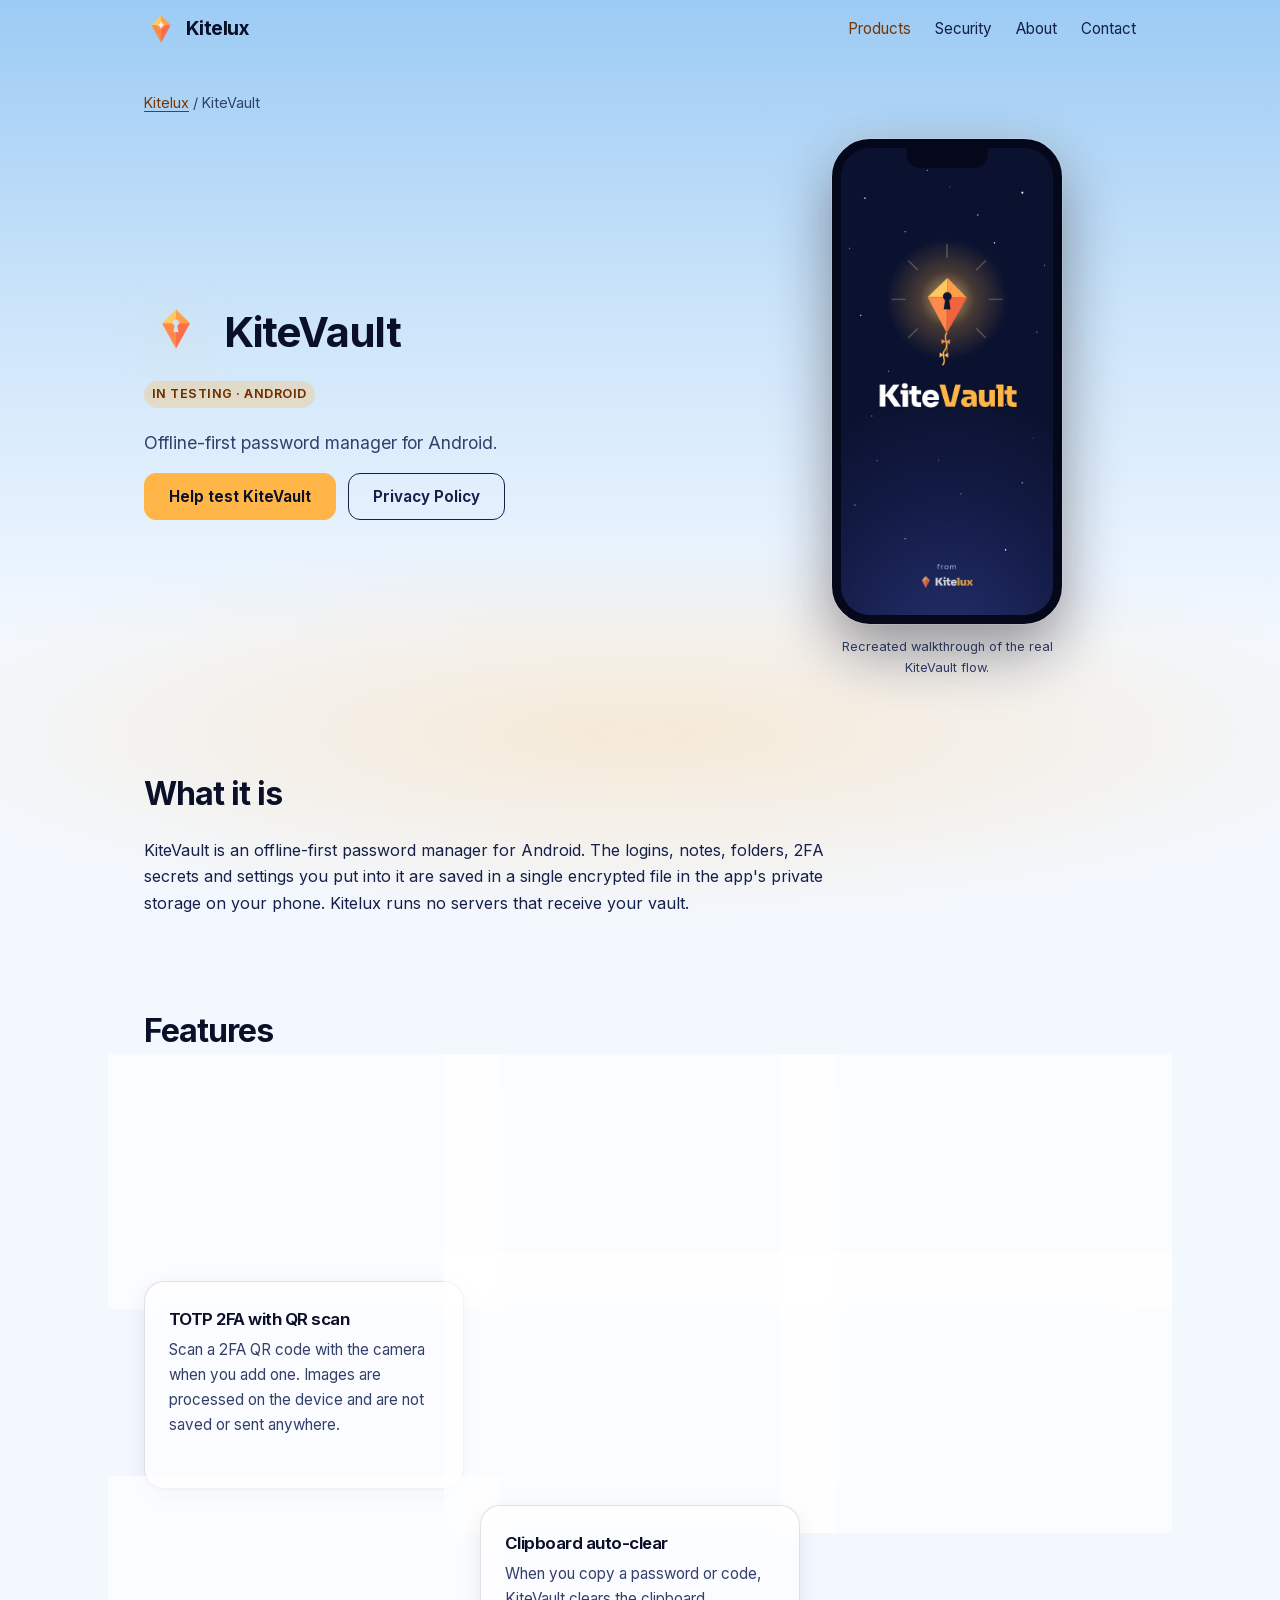
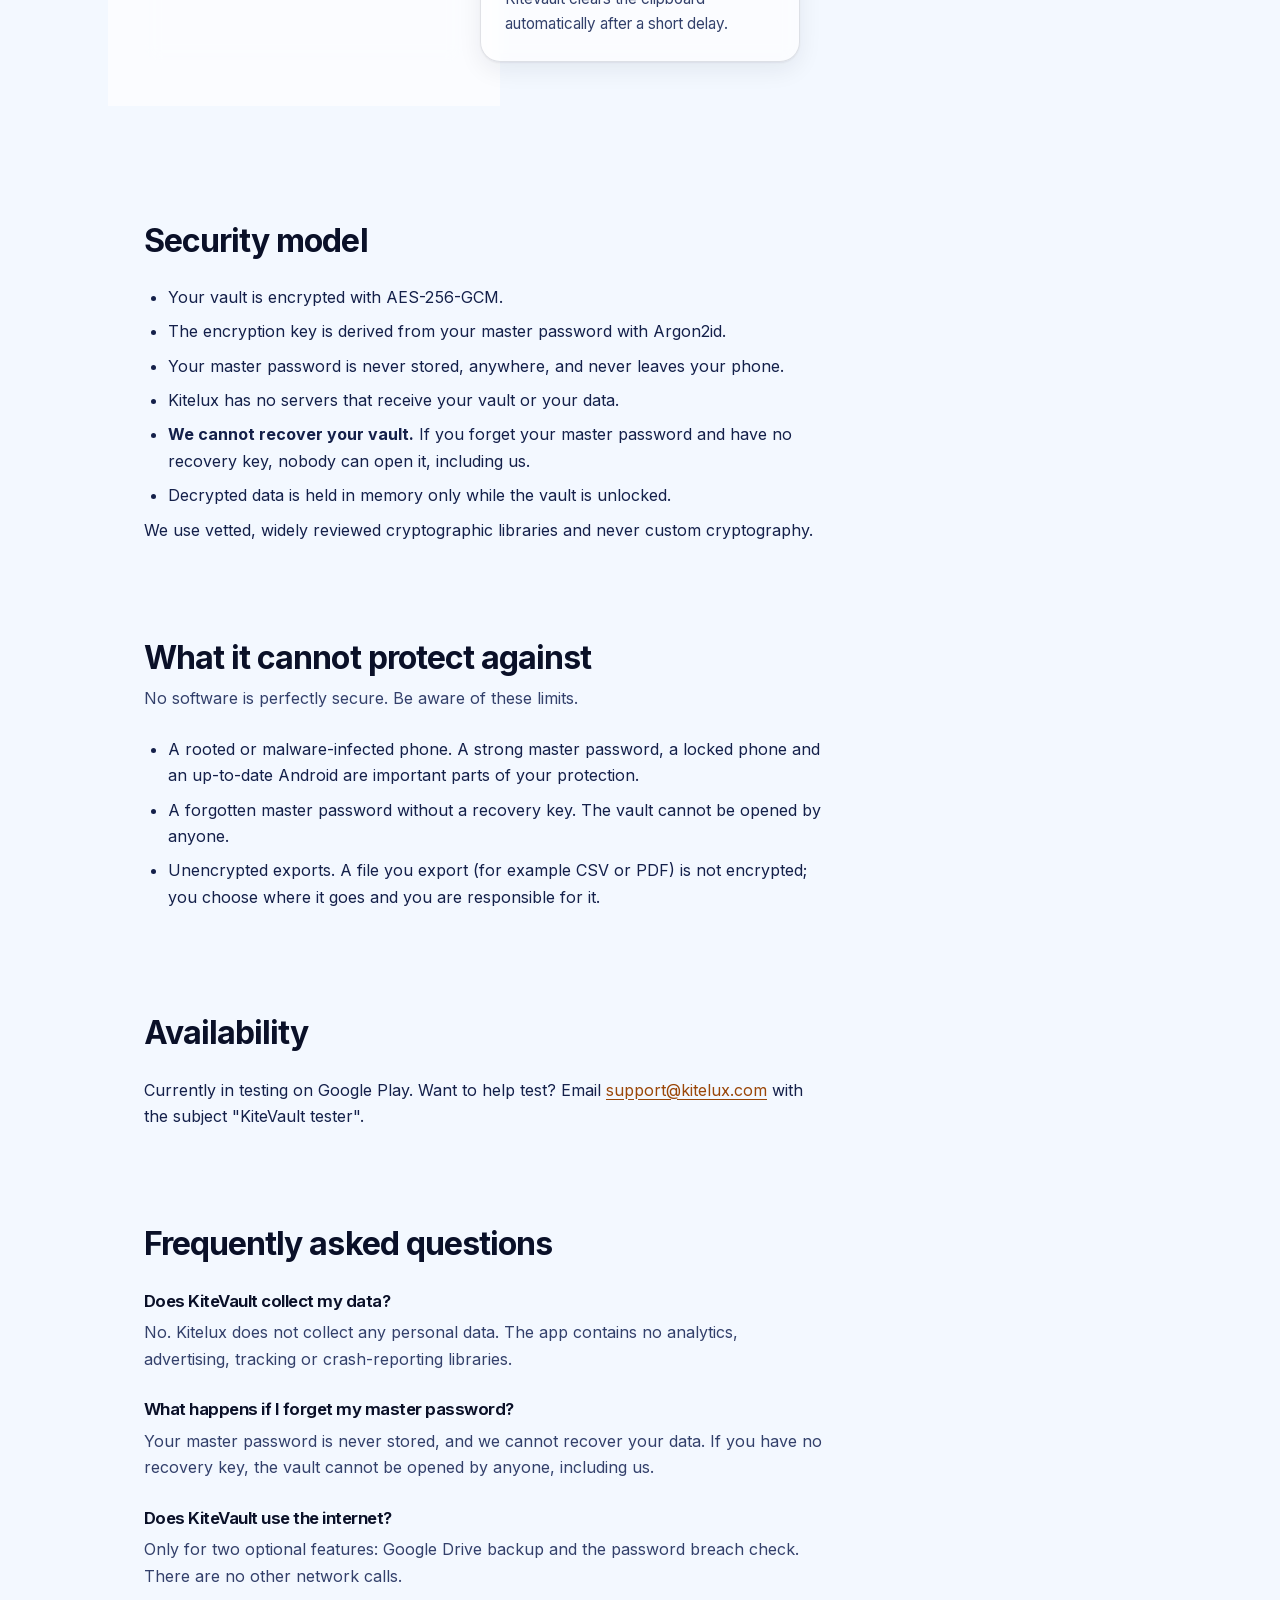
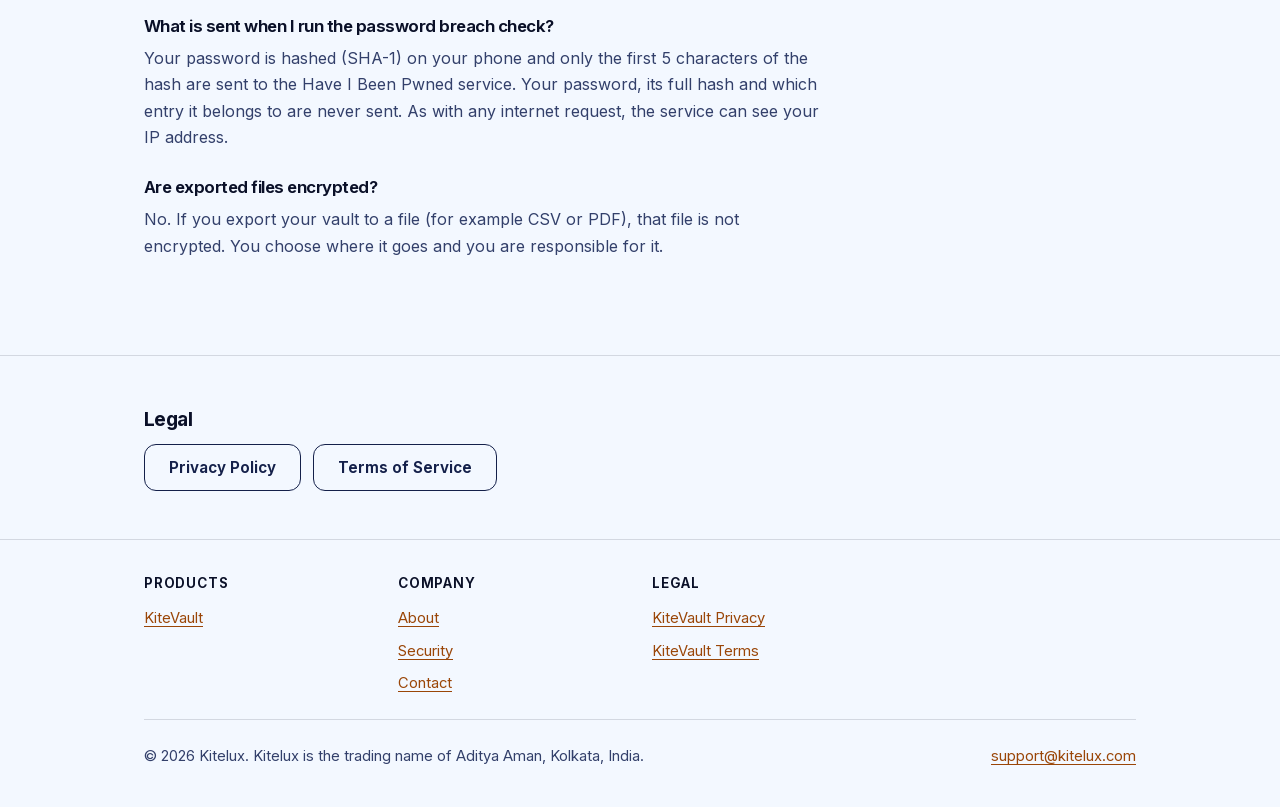
<file: vault/index.html>
<!doctype html>
<html lang="en">
  <head>
    <meta charset="utf-8" />
    <meta name="viewport" content="width=device-width, initial-scale=1" />
    <title>KiteVault – Offline-first password manager for Android | Kitelux</title>
    <meta
      name="description"
      content="KiteVault is an offline-first password manager for Android. Your vault is encrypted on your phone with AES-256-GCM and Argon2id. Currently in testing."
    />
    <link rel="canonical" href="https://kitelux.com/vault/" />
    <meta name="theme-color" content="#9ccbf4" media="(prefers-color-scheme: light)" />
    <meta name="theme-color" content="#0A1028" media="(prefers-color-scheme: dark)" />

    <link rel="icon" href="/favicon.ico" sizes="48x48" />
    <link rel="icon" type="image/png" sizes="96x96" href="/favicon-96.png" />
    <link rel="icon" type="image/png" sizes="192x192" href="/favicon-192.png" />
    <link rel="apple-touch-icon" href="/apple-touch-icon.png" />

    <meta property="og:type" content="website" />
    <meta property="og:site_name" content="Kitelux" />
    <meta property="og:title" content="KiteVault – Offline-first password manager for Android" />
    <meta
      property="og:description"
      content="Encrypted on your phone with AES-256-GCM and Argon2id. No ads, no tracking. Currently in testing."
    />
    <meta property="og:url" content="https://kitelux.com/vault/" />
    <meta property="og:image" content="https://kitelux.com/assets/og-kitelux.png" />
    <meta name="twitter:card" content="summary_large_image" />
    <meta name="twitter:title" content="KiteVault – Offline-first password manager for Android" />
    <meta
      name="twitter:description"
      content="Encrypted on your phone with AES-256-GCM and Argon2id. No ads, no tracking. Currently in testing."
    />
    <meta name="twitter:image" content="https://kitelux.com/assets/og-kitelux.png" />

    <script src="/assets/site.js" defer></script>
    <link rel="preload" href="/assets/fonts/InterVariable-latin.woff2" as="font" type="font/woff2" crossorigin />
    <link rel="stylesheet" href="/assets/style.css" />
  </head>
  <body>
    <a class="skip" href="#main">Skip to content</a>

    <header class="site-header">
      <div class="wrap">
        <a class="brand" href="/"><img src="/assets/kitelux-logo.png" width="34" height="34" alt="" />Kitelux</a>
        <nav class="nav" aria-label="Main">
          <a href="/#products" aria-current="page">Products</a>
          <a href="/security/">Security</a>
          <a href="/about/">About</a>
          <a href="/contact/">Contact</a>
        </nav>
      </div>
    </header>

    <main id="main">
      <section class="hero hero-product">
        <div class="wrap">
          <nav class="crumbs" aria-label="Breadcrumb">
            <a href="/">Kitelux</a> / <span aria-current="page">KiteVault</span>
          </nav>
          <div class="featured">
            <div class="featured-body">
              <div class="app-head">
                <img src="/assets/kitevault-icon.png" width="64" height="64" alt="KiteVault icon" />
                <h1>KiteVault</h1>
              </div>
              <p><span class="badge badge-testing">In testing · Android</span></p>
              <p>Offline-first password manager for Android.</p>
              <div class="links">
                <a class="btn btn-primary" href="#availability-title">Help test KiteVault</a>
                <a class="btn btn-secondary" href="/vault/privacy/">Privacy Policy</a>
              </div>
            </div>
            <div class="featured-visual">
              <div class="phone">
                <span class="phone-notch" aria-hidden="true"></span>
                <div class="phone-screen">
                  <video class="kv-demo"
                         src="/assets/screens/kitevault-demo-final.mp4"
                         poster="/assets/screens/kitevault-demo-final-poster.jpg"
                         width="540" height="1200"
                         autoplay muted loop playsinline preload="metadata"
                         aria-label="Recreated walkthrough of KiteVault: unlocking the vault, suggesting a strong password in Chrome, and saving a login"></video>
                </div>
              </div>
              <p class="kv-demo-caption">Recreated walkthrough of the real KiteVault flow.</p>
            </div>
          </div>
        </div>
      </section>

      <section class="section reveal" aria-labelledby="what-title">
        <div class="wrap">
          <div class="section-heading">
            <h2 id="what-title">What it is</h2>
          </div>
          <p class="prose">
            KiteVault is an offline-first password manager for Android. The logins, notes, folders,
            2FA secrets and settings you put into it are saved in a single encrypted file in the
            app's private storage on your phone. Kitelux runs no servers that receive your vault.
          </p>
        </div>
      </section>

      <section class="section reveal" aria-labelledby="features-title">
        <div class="wrap">
          <div class="section-heading">
            <h2 id="features-title">Features</h2>
          </div>
          <div class="feature-grid">
            <div class="feature">
              <h3>Encrypted vault</h3>
              <p>Everything is stored in one encrypted file on your phone, never on Kitelux servers.</p>
            </div>
            <div class="feature">
              <h3>Biometric unlock</h3>
              <p>
                Optional fingerprint or face unlock, handled by Android. KiteVault never receives or
                stores your biometric data.
              </p>
            </div>
            <div class="feature">
              <h3>Autofill</h3>
              <p>
                Optional. Enable KiteVault as your Android autofill provider to get matching logins
                in apps and browsers. Matching happens on the device.
              </p>
            </div>
            <div class="feature">
              <h3>TOTP 2FA with QR scan</h3>
              <p>
                Scan a 2FA QR code with the camera when you add one. Images are processed on the
                device and are not saved or sent anywhere.
              </p>
            </div>
            <div class="feature">
              <h3>Password breach check</h3>
              <p>
                Optional check against Have I Been Pwned using k-anonymity: only the first 5
                characters of a password's SHA-1 hash are sent.
              </p>
            </div>
            <div class="feature">
              <h3>Optional Google Drive backup</h3>
              <p>
                Upload your already-encrypted vault to the hidden <code>drive.appdata</code> folder
                in your own Google Drive. The data goes directly between your phone and Google.
              </p>
            </div>
            <div class="feature">
              <h3>Export</h3>
              <p>
                Export your vault to a file, for example CSV or PDF. Exported files are not
                encrypted.
              </p>
            </div>
            <div class="feature">
              <h3>Clipboard auto-clear</h3>
              <p>
                When you copy a password or code, KiteVault clears the clipboard automatically after
                a short delay.
              </p>
            </div>
          </div>
        </div>
      </section>

      <section class="section reveal" aria-labelledby="security-title">
        <div class="wrap">
          <div class="section-heading">
            <h2 id="security-title">Security model</h2>
          </div>
          <ul class="prose checklist">
            <li>Your vault is encrypted with AES-256-GCM.</li>
            <li>The encryption key is derived from your master password with Argon2id.</li>
            <li>Your master password is never stored, anywhere, and never leaves your phone.</li>
            <li>Kitelux has no servers that receive your vault or your data.</li>
            <li>
              <strong>We cannot recover your vault.</strong> If you forget your master password and
              have no recovery key, nobody can open it, including us.
            </li>
            <li>Decrypted data is held in memory only while the vault is unlocked.</li>
          </ul>
          <p class="prose">
            We use vetted, widely reviewed cryptographic libraries and never custom cryptography.
          </p>
        </div>
      </section>

      <section class="section reveal" aria-labelledby="limits-title">
        <div class="wrap">
          <div class="section-heading">
            <h2 id="limits-title">What it cannot protect against</h2>
            <p>No software is perfectly secure. Be aware of these limits.</p>
          </div>
          <ul class="prose checklist">
            <!-- TODO: "rooted or malware-infected phone" is not stated in vault/privacy/. Confirm wording before launch. -->
            <li>
              A rooted or malware-infected phone. A strong master password, a locked phone and an
              up-to-date Android are important parts of your protection.
            </li>
            <li>
              A forgotten master password without a recovery key. The vault cannot be opened by
              anyone.
            </li>
            <li>
              Unencrypted exports. A file you export (for example CSV or PDF) is not encrypted; you
              choose where it goes and you are responsible for it.
            </li>
          </ul>
        </div>
      </section>

      <section class="section reveal" aria-labelledby="availability-title">
        <div class="wrap">
          <div class="section-heading">
            <h2 id="availability-title">Availability</h2>
          </div>
          <!-- TODO: add the Google Play link here after KiteVault is publicly released. -->
          <p class="prose">
            Currently in testing on Google Play. Want to help test? Email
            <a href="mailto:support@kitelux.com?subject=KiteVault%20tester">support@kitelux.com</a>
            with the subject "KiteVault tester".
          </p>
        </div>
      </section>

      <section class="section reveal" aria-labelledby="faq-title">
        <div class="wrap">
          <div class="section-heading">
            <h2 id="faq-title">Frequently asked questions</h2>
          </div>
          <div class="faq prose">
            <h3>Does KiteVault collect my data?</h3>
            <p>
              No. Kitelux does not collect any personal data. The app contains no analytics,
              advertising, tracking or crash-reporting libraries.
            </p>
            <h3>What happens if I forget my master password?</h3>
            <p>
              Your master password is never stored, and we cannot recover your data. If you have no
              recovery key, the vault cannot be opened by anyone, including us.
            </p>
            <h3>Does KiteVault use the internet?</h3>
            <p>
              Only for two optional features: Google Drive backup and the password breach check.
              There are no other network calls.
            </p>
            <h3>What is sent when I run the password breach check?</h3>
            <p>
              Your password is hashed (SHA-1) on your phone and only the first 5 characters of the
              hash are sent to the Have I Been Pwned service. Your password, its full hash and which
              entry it belongs to are never sent. As with any internet request, the service can see
              your IP address.
            </p>
            <h3>Are exported files encrypted?</h3>
            <p>
              No. If you export your vault to a file (for example CSV or PDF), that file is not
              encrypted. You choose where it goes and you are responsible for it.
            </p>
          </div>
        </div>
      </section>

      <section class="strip reveal" aria-labelledby="legal-title">
        <div class="wrap">
          <h2 id="legal-title">Legal</h2>
          <p class="links">
            <a class="btn btn-secondary" href="/vault/privacy/">Privacy Policy</a>
            <a class="btn btn-secondary" href="/vault/terms/">Terms of Service</a>
          </p>
        </div>
      </section>
    </main>

    <footer class="site-footer">
      <div class="wrap">
        <div class="footer-cols">
          <div class="footer-col">
            <h2>Products</h2>
            <ul>
              <li><a href="/vault/">KiteVault</a></li>
            </ul>
          </div>
          <div class="footer-col">
            <h2>Company</h2>
            <ul>
              <li><a href="/about/">About</a></li>
              <li><a href="/security/">Security</a></li>
              <li><a href="/contact/">Contact</a></li>
            </ul>
          </div>
          <div class="footer-col">
            <h2>Legal</h2>
            <ul>
              <li><a href="/vault/privacy/">KiteVault Privacy</a></li>
              <li><a href="/vault/terms/">KiteVault Terms</a></li>
            </ul>
          </div>
        </div>
        <div class="footer-bottom">
          <p>© 2026 Kitelux. Kitelux is the trading name of Aditya Aman, Kolkata, India.</p>
          <p><a href="mailto:support@kitelux.com">support@kitelux.com</a></p>
        </div>
      </div>
    </footer>
  </body>
</html>
</file>
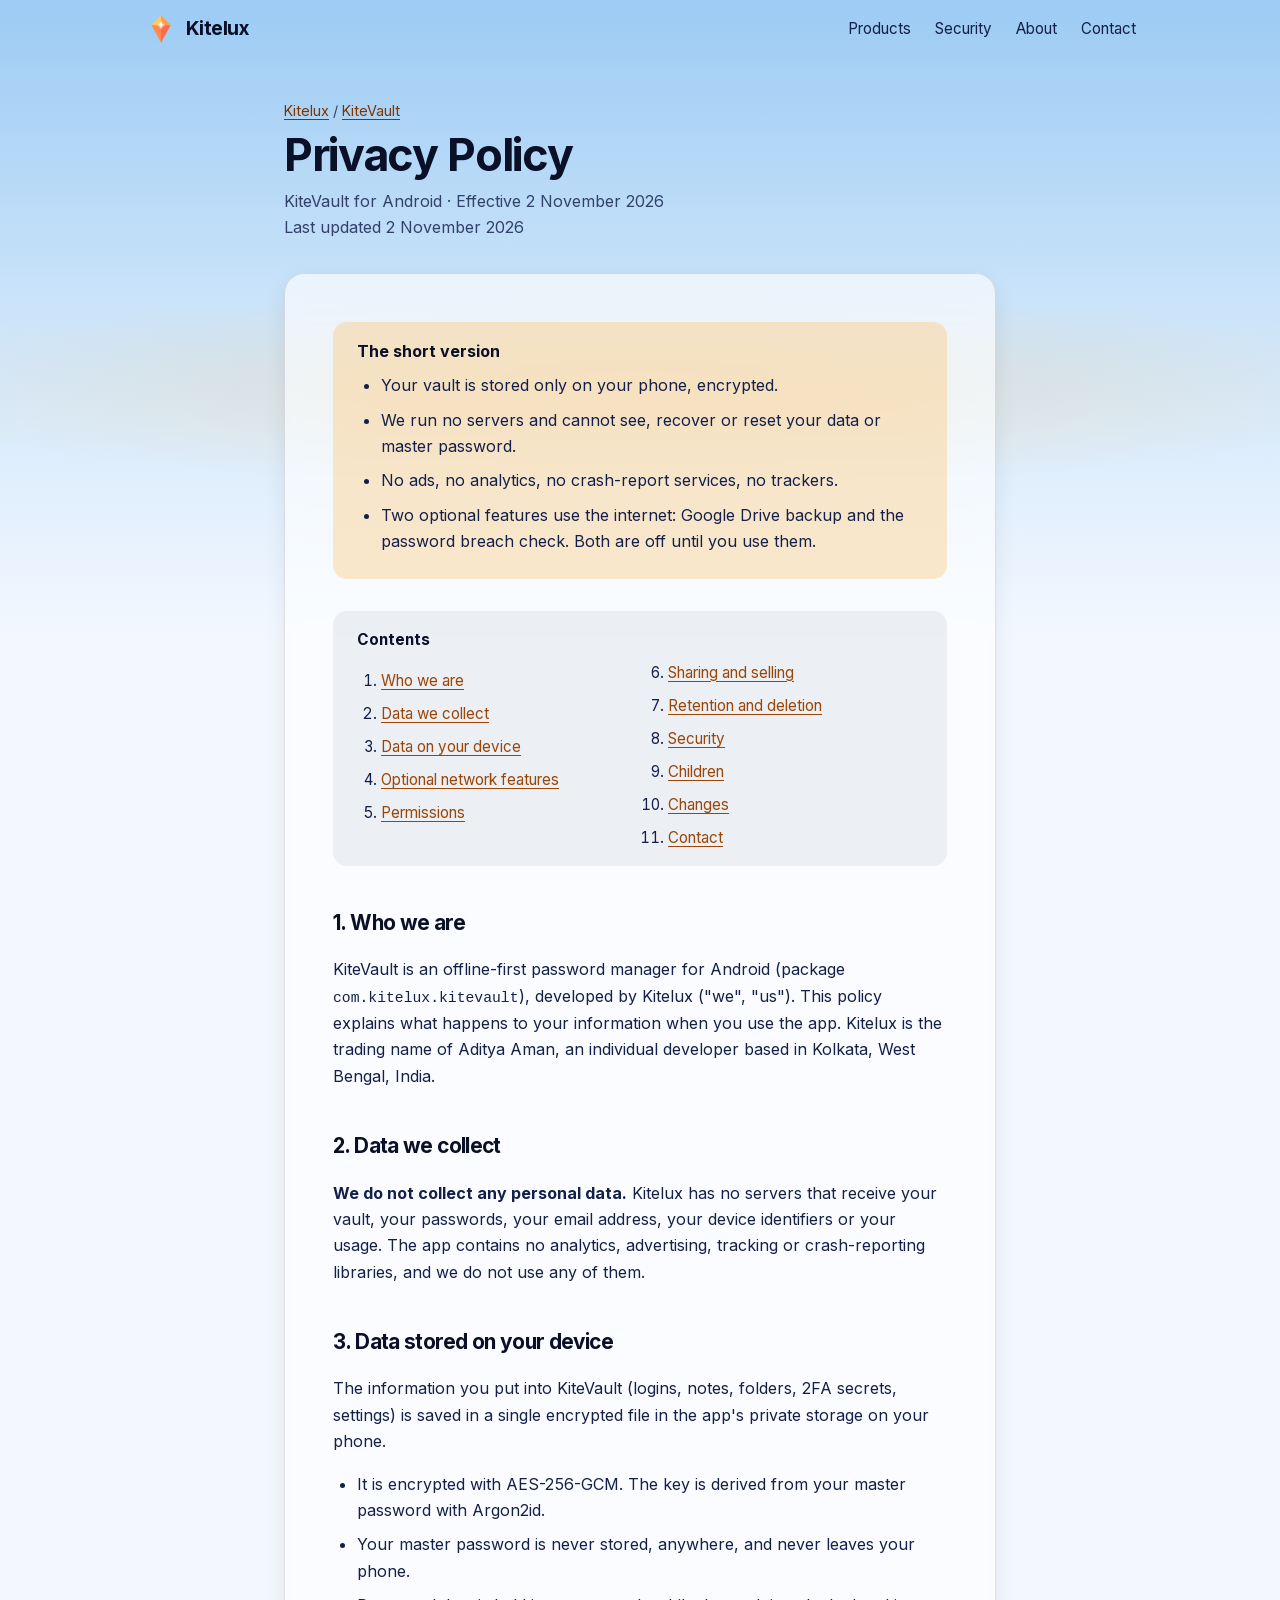
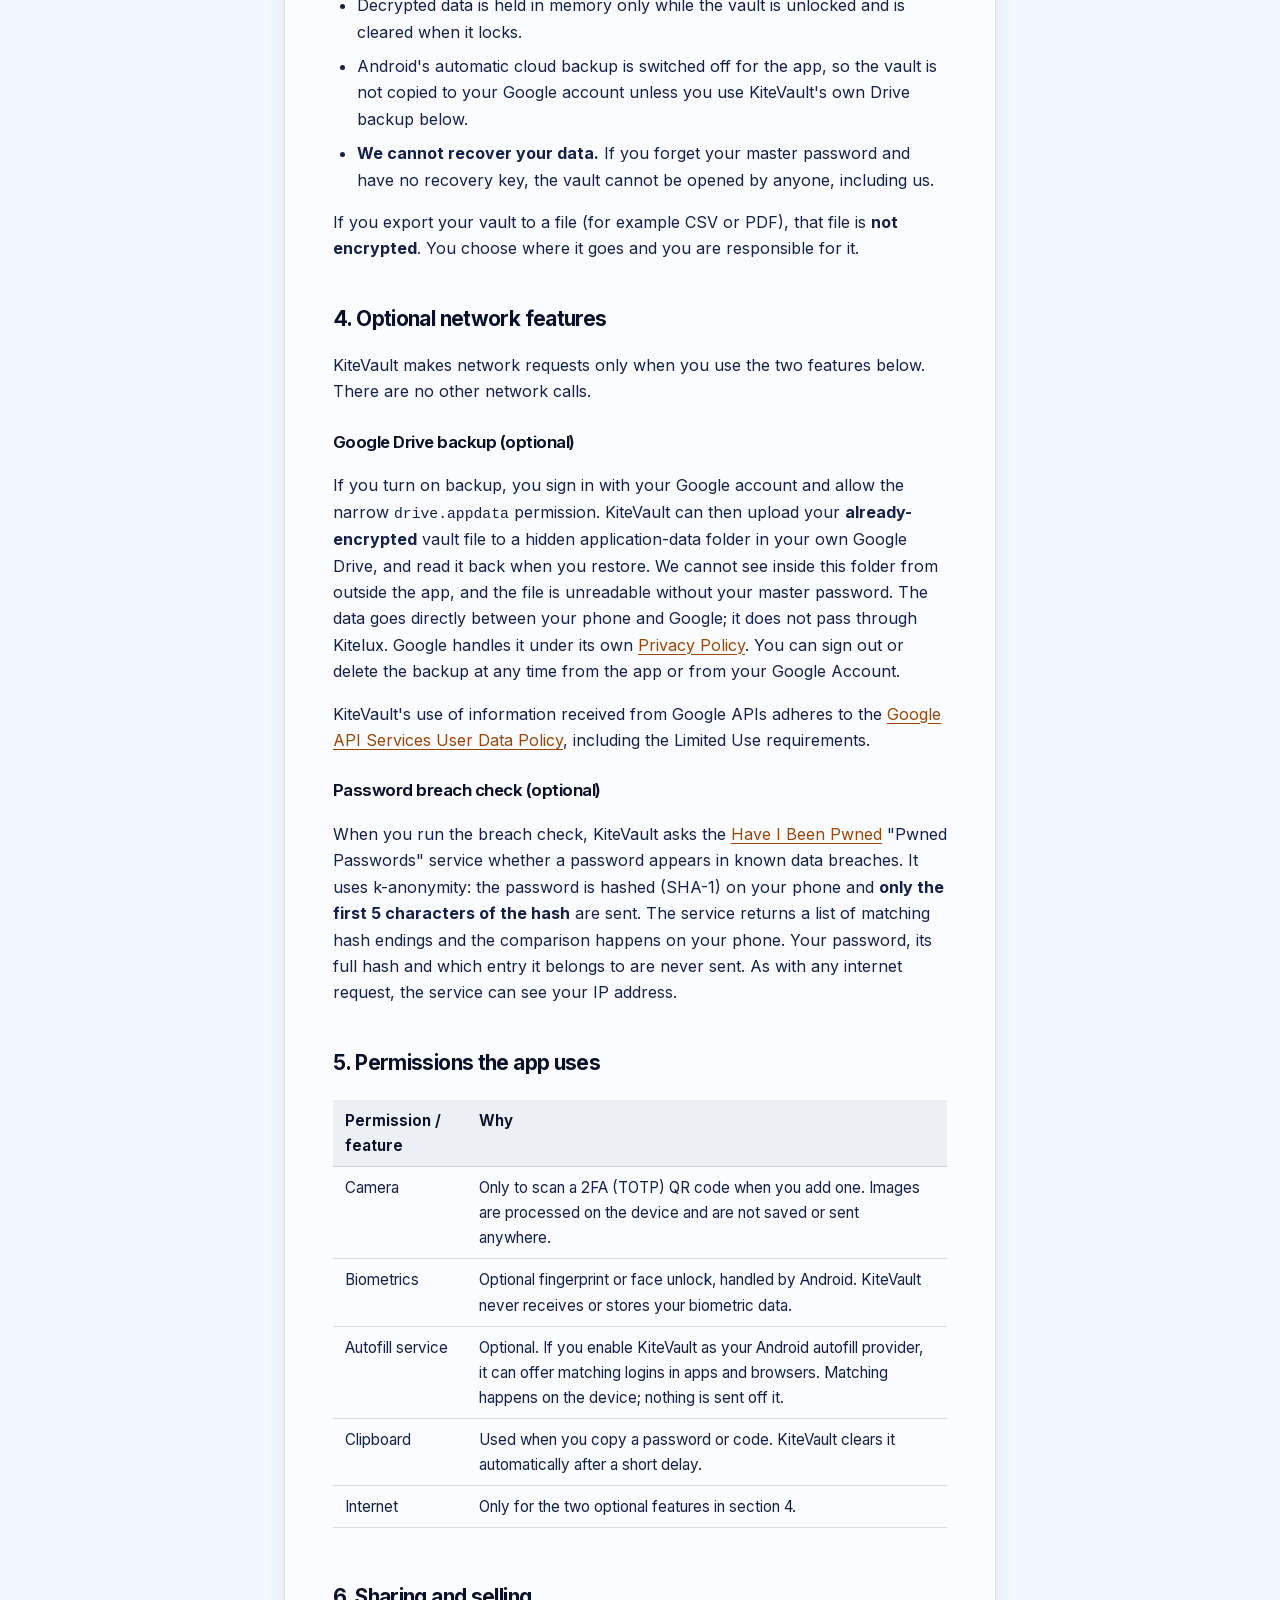
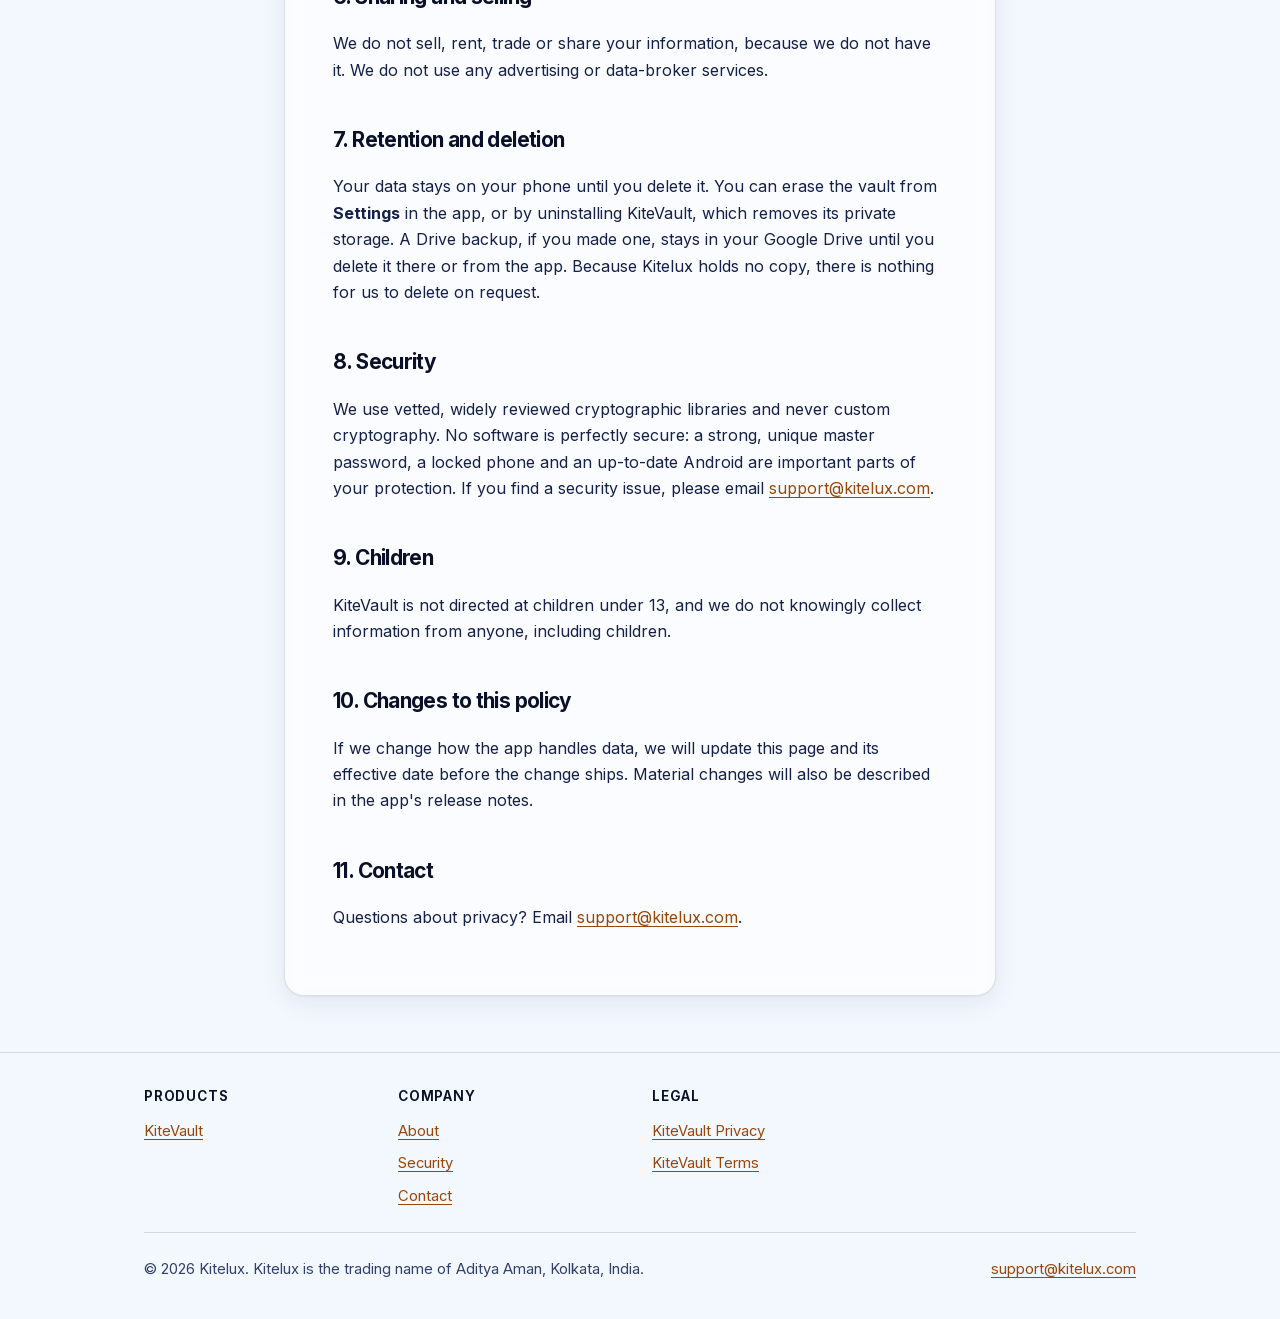
<file: vault/privacy/index.html>
<!doctype html>
<html lang="en">
  <head>
    <meta charset="utf-8" />
    <meta name="viewport" content="width=device-width, initial-scale=1" />
    <title>KiteVault Privacy Policy – Kitelux</title>
    <meta
      name="description"
      content="How KiteVault handles your data: everything stays on your device. No analytics, no ads, no tracking."
    />
    <meta name="theme-color" content="#9ccbf4" media="(prefers-color-scheme: light)" />
    <meta name="theme-color" content="#0A1028" media="(prefers-color-scheme: dark)" />
    <link rel="canonical" href="https://kitelux.com/vault/privacy/" />

    <link rel="icon" href="/favicon.ico" sizes="48x48" />
    <link rel="icon" type="image/png" sizes="96x96" href="/favicon-96.png" />
    <link rel="icon" type="image/png" sizes="192x192" href="/favicon-192.png" />
    <link rel="apple-touch-icon" href="/apple-touch-icon.png" />

    <link rel="preload" href="/assets/fonts/InterVariable-latin.woff2" as="font" type="font/woff2" crossorigin />
    <link rel="stylesheet" href="/assets/style.css" />
  </head>
  <body>
    <a class="skip" href="#main">Skip to content</a>
    <header class="site-header">
      <div class="wrap">
        <a class="brand" href="/"><img src="/assets/kitelux-logo.png" width="34" height="34" alt="" />Kitelux</a>
        <nav class="nav" aria-label="Main">
          <a href="/#products">Products</a>
          <a href="/security/">Security</a>
          <a href="/about/">About</a>
          <a href="/contact/">Contact</a>
        </nav>
      </div>
    </header>

    <div class="doc-head">
      <div class="wrap narrow">
        <div class="crumbs"><a href="/">Kitelux</a> / <a href="/vault/">KiteVault</a></div>
        <h1>Privacy Policy</h1>
        <p>KiteVault for Android · Effective 2 November 2026<br />Last updated 2 November 2026</p>
      </div>
    </div>

    <main id="main" class="wrap narrow">
      <article class="doc">
        <div class="summary">
          <strong>The short version</strong>
          <ul>
            <li>Your vault is stored only on your phone, encrypted.</li>
            <li>We run no servers and cannot see, recover or reset your data or master password.</li>
            <li>No ads, no analytics, no crash-report services, no trackers.</li>
            <li>
              Two optional features use the internet: Google Drive backup and the password breach
              check. Both are off until you use them.
            </li>
          </ul>
        </div>

        <nav class="toc" aria-label="Contents">
          <strong>Contents</strong>
          <ol>
            <li><a href="#who">Who we are</a></li>
            <li><a href="#data">Data we collect</a></li>
            <li><a href="#device">Data on your device</a></li>
            <li><a href="#optional">Optional network features</a></li>
            <li><a href="#permissions">Permissions</a></li>
            <li><a href="#sharing">Sharing and selling</a></li>
            <li><a href="#retention">Retention and deletion</a></li>
            <li><a href="#security">Security</a></li>
            <li><a href="#children">Children</a></li>
            <li><a href="#changes">Changes</a></li>
            <li><a href="#contact">Contact</a></li>
          </ol>
        </nav>

        <h2 id="who">1. Who we are</h2>
        <p>
          KiteVault is an offline-first password manager for Android (package
          <code>com.kitelux.kitevault</code>), developed by Kitelux ("we", "us"). This policy
          explains what happens to your information when you use the app.
          Kitelux is the trading name of Aditya Aman, an individual developer based in Kolkata, West Bengal, India.
        </p>

        <h2 id="data">2. Data we collect</h2>
        <p>
          <strong>We do not collect any personal data.</strong> Kitelux has no servers that receive
          your vault, your passwords, your email address, your device identifiers or your usage. The
          app contains no analytics, advertising, tracking or crash-reporting libraries, and we do
          not use any of them.
        </p>

        <h2 id="device">3. Data stored on your device</h2>
        <p>
          The information you put into KiteVault (logins, notes, folders, 2FA secrets, settings) is
          saved in a single encrypted file in the app's private storage on your phone.
        </p>
        <ul>
          <li>
            It is encrypted with AES-256-GCM. The key is derived from your master password with
            Argon2id.
          </li>
          <li>Your master password is never stored, anywhere, and never leaves your phone.</li>
          <li>Decrypted data is held in memory only while the vault is unlocked and is cleared when it locks.</li>
          <li>
            Android's automatic cloud backup is switched off for the app, so the vault is not copied
            to your Google account unless you use KiteVault's own Drive backup below.
          </li>
          <li>
            <strong>We cannot recover your data.</strong> If you forget your master password and
            have no recovery key, the vault cannot be opened by anyone, including us.
          </li>
        </ul>
        <p>
          If you export your vault to a file (for example CSV or PDF), that file is
          <strong>not encrypted</strong>. You choose where it goes and you are responsible for it.
        </p>

        <h2 id="optional">4. Optional network features</h2>
        <p>
          KiteVault makes network requests only when you use the two features below. There are no
          other network calls.
        </p>

        <h3>Google Drive backup (optional)</h3>
        <p>
          If you turn on backup, you sign in with your Google account and allow the narrow
          <code>drive.appdata</code> permission. KiteVault can then upload your
          <strong>already-encrypted</strong> vault file to a hidden application-data folder in your
          own Google Drive, and read it back when you restore. We cannot see inside this folder
          from outside the app, and the file is unreadable without your master password. The data
          goes directly between your phone and Google; it does not pass through Kitelux. Google
          handles it under its own
          <a href="https://policies.google.com/privacy" rel="noopener">Privacy Policy</a>. You can
          sign out or delete the backup at any time from the app or from your Google Account.
        </p>
        <p>
          KiteVault's use of information received from Google APIs adheres to the
          <a
            href="https://developers.google.com/terms/api-services-user-data-policy"
            rel="noopener"
            >Google API Services User Data Policy</a
          >, including the Limited Use requirements.
        </p>

        <h3>Password breach check (optional)</h3>
        <p>
          When you run the breach check, KiteVault asks the
          <a href="https://haveibeenpwned.com/Passwords" rel="noopener">Have I Been Pwned</a>
          "Pwned Passwords" service whether a password appears in known data breaches. It uses
          k-anonymity: the password is hashed (SHA-1) on your phone and
          <strong>only the first 5 characters of the hash</strong> are sent. The service returns a
          list of matching hash endings and the comparison happens on your phone. Your password,
          its full hash and which entry it belongs to are never sent. As with any internet
          request, the service can see your IP address.
        </p>

        <h2 id="permissions">5. Permissions the app uses</h2>
        <div class="table-scroll">
          <table>
            <thead>
              <tr>
                <th>Permission / feature</th>
                <th>Why</th>
              </tr>
            </thead>
            <tbody>
              <tr>
                <td>Camera</td>
                <td>
                  Only to scan a 2FA (TOTP) QR code when you add one. Images are processed on the
                  device and are not saved or sent anywhere.
                </td>
              </tr>
              <tr>
                <td>Biometrics</td>
                <td>
                  Optional fingerprint or face unlock, handled by Android. KiteVault never receives
                  or stores your biometric data.
                </td>
              </tr>
              <tr>
                <td>Autofill service</td>
                <td>
                  Optional. If you enable KiteVault as your Android autofill provider, it can offer
                  matching logins in apps and browsers. Matching happens on the device; nothing is
                  sent off it.
                </td>
              </tr>
              <tr>
                <td>Clipboard</td>
                <td>
                  Used when you copy a password or code. KiteVault clears it automatically after a
                  short delay.
                </td>
              </tr>
              <tr>
                <td>Internet</td>
                <td>Only for the two optional features in section 4.</td>
              </tr>
            </tbody>
          </table>
        </div>

        <h2 id="sharing">6. Sharing and selling</h2>
        <p>
          We do not sell, rent, trade or share your information, because we do not have it. We do
          not use any advertising or data-broker services.
        </p>

        <h2 id="retention">7. Retention and deletion</h2>
        <p>
          Your data stays on your phone until you delete it. You can erase the vault from
          <strong>Settings</strong> in the app, or by uninstalling KiteVault, which removes its
          private storage. A Drive backup, if you made one, stays in your Google Drive until you
          delete it there or from the app. Because Kitelux holds no copy, there is nothing for us
          to delete on request.
        </p>

        <h2 id="security">8. Security</h2>
        <p>
          We use vetted, widely reviewed cryptographic libraries and never custom cryptography. No
          software is perfectly secure: a strong, unique master password, a locked phone and an
          up-to-date Android are important parts of your protection. If you find a security issue,
          please email <a href="mailto:support@kitelux.com">support@kitelux.com</a>.
        </p>

        <h2 id="children">9. Children</h2>
        <p>
          KiteVault is not directed at children under 13, and we do not knowingly collect
          information from anyone, including children.
        </p>

        <h2 id="changes">10. Changes to this policy</h2>
        <p>
          If we change how the app handles data, we will update this page and its effective date
          before the change ships. Material changes will also be described in the app's release
          notes.
        </p>

        <h2 id="contact">11. Contact</h2>
        <p>
          Questions about privacy? Email
          <a href="mailto:support@kitelux.com">support@kitelux.com</a>.
        </p>
      </article>
    </main>

    <footer class="site-footer">
      <div class="wrap">
        <div class="footer-cols">
          <div class="footer-col">
            <h2>Products</h2>
            <ul>
              <li><a href="/vault/">KiteVault</a></li>
            </ul>
          </div>
          <div class="footer-col">
            <h2>Company</h2>
            <ul>
              <li><a href="/about/">About</a></li>
              <li><a href="/security/">Security</a></li>
              <li><a href="/contact/">Contact</a></li>
            </ul>
          </div>
          <div class="footer-col">
            <h2>Legal</h2>
            <ul>
              <li><a href="/vault/privacy/">KiteVault Privacy</a></li>
              <li><a href="/vault/terms/">KiteVault Terms</a></li>
            </ul>
          </div>
        </div>
        <div class="footer-bottom">
          <p>© 2026 Kitelux. Kitelux is the trading name of Aditya Aman, Kolkata, India.</p>
          <p><a href="mailto:support@kitelux.com">support@kitelux.com</a></p>
        </div>
      </div>
    </footer>
  </body>
</html>
</file>
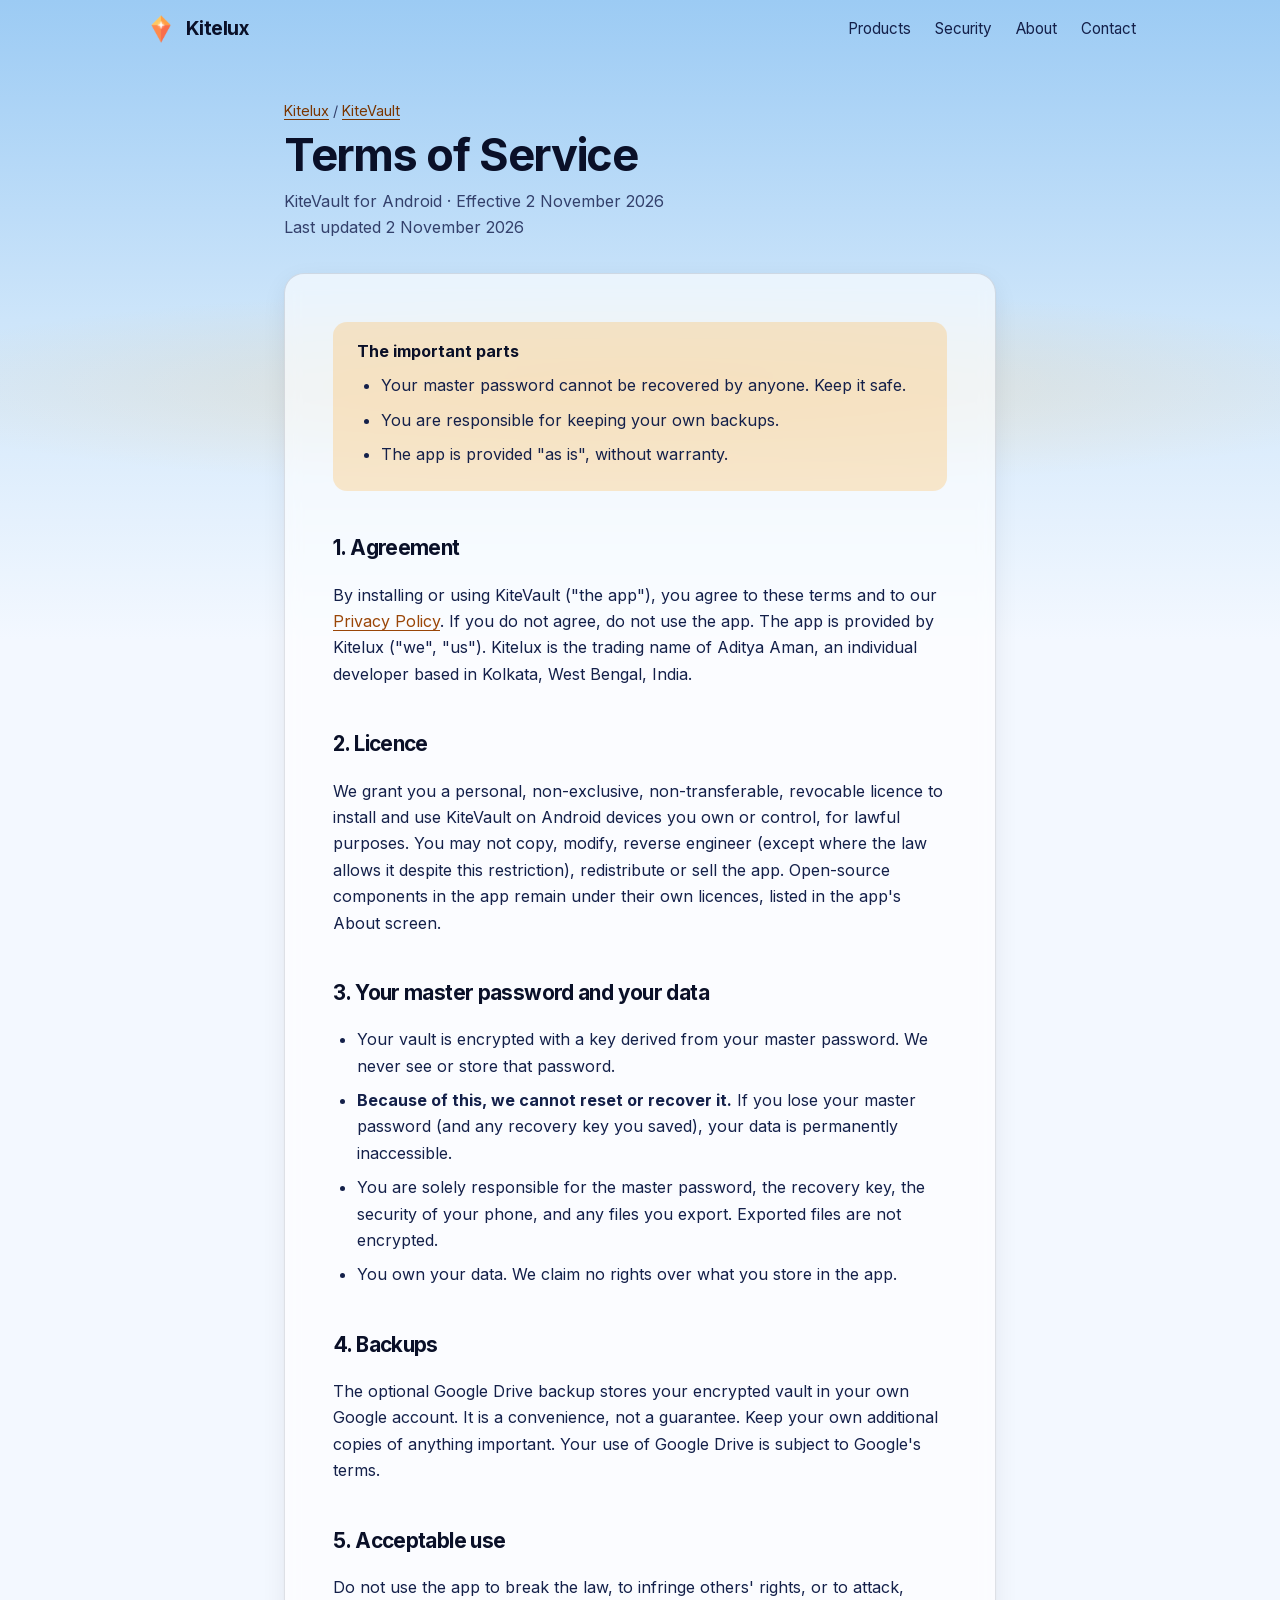
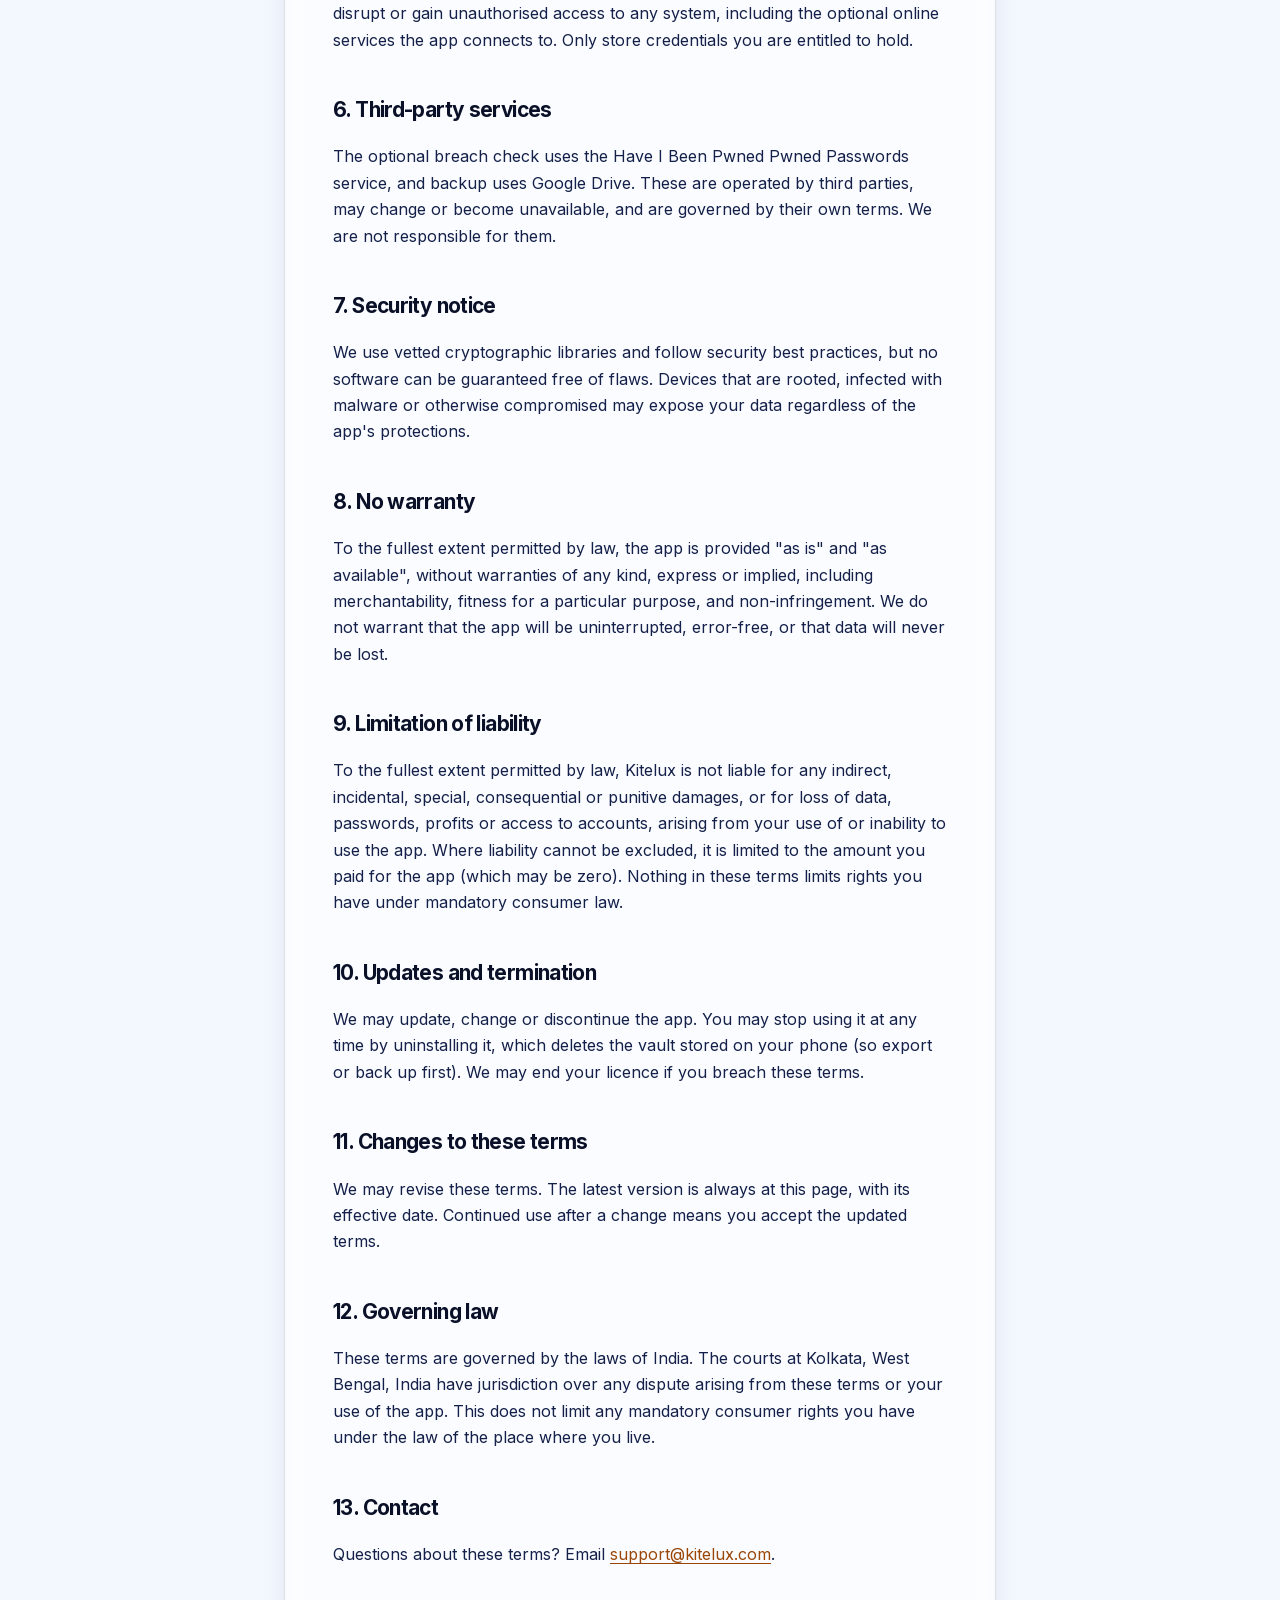
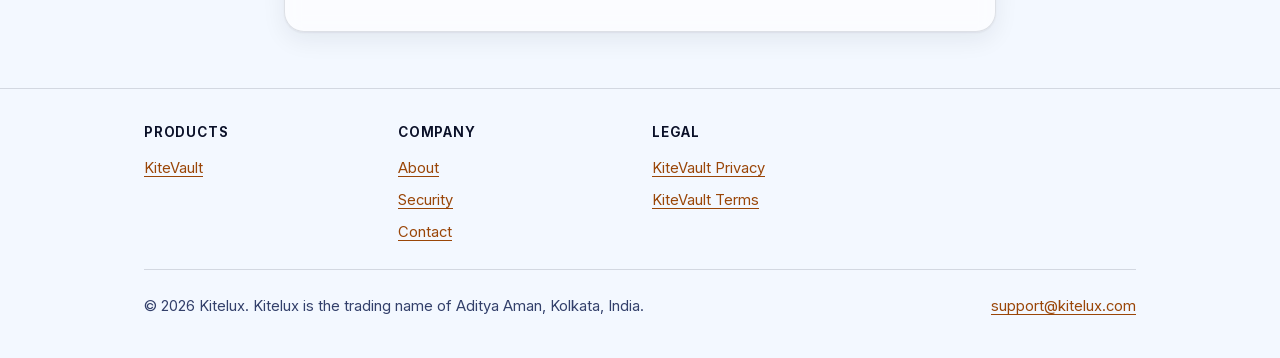
<file: vault/terms/index.html>
<!doctype html>
<html lang="en">
  <head>
    <meta charset="utf-8" />
    <meta name="viewport" content="width=device-width, initial-scale=1" />
    <title>KiteVault Terms of Service – Kitelux</title>
    <meta
      name="description"
      content="The terms for using KiteVault, the offline Android password manager by Kitelux."
    />
    <meta name="theme-color" content="#9ccbf4" media="(prefers-color-scheme: light)" />
    <meta name="theme-color" content="#0A1028" media="(prefers-color-scheme: dark)" />
    <link rel="canonical" href="https://kitelux.com/vault/terms/" />

    <link rel="icon" href="/favicon.ico" sizes="48x48" />
    <link rel="icon" type="image/png" sizes="96x96" href="/favicon-96.png" />
    <link rel="icon" type="image/png" sizes="192x192" href="/favicon-192.png" />
    <link rel="apple-touch-icon" href="/apple-touch-icon.png" />

    <link rel="preload" href="/assets/fonts/InterVariable-latin.woff2" as="font" type="font/woff2" crossorigin />
    <link rel="stylesheet" href="/assets/style.css" />
  </head>
  <body>
    <a class="skip" href="#main">Skip to content</a>
    <header class="site-header">
      <div class="wrap">
        <a class="brand" href="/"><img src="/assets/kitelux-logo.png" width="34" height="34" alt="" />Kitelux</a>
        <nav class="nav" aria-label="Main">
          <a href="/#products">Products</a>
          <a href="/security/">Security</a>
          <a href="/about/">About</a>
          <a href="/contact/">Contact</a>
        </nav>
      </div>
    </header>

    <div class="doc-head">
      <div class="wrap narrow">
        <div class="crumbs"><a href="/">Kitelux</a> / <a href="/vault/">KiteVault</a></div>
        <h1>Terms of Service</h1>
        <p>KiteVault for Android · Effective 2 November 2026<br />Last updated 2 November 2026</p>
      </div>
    </div>

    <main id="main" class="wrap narrow">
      <article class="doc">
        <div class="summary">
          <strong>The important parts</strong>
          <ul>
            <li>Your master password cannot be recovered by anyone. Keep it safe.</li>
            <li>You are responsible for keeping your own backups.</li>
            <li>The app is provided "as is", without warranty.</li>
          </ul>
        </div>

        <h2>1. Agreement</h2>
        <p>
          By installing or using KiteVault ("the app"), you agree to these terms and to our
          <a href="/vault/privacy/">Privacy Policy</a>. If you do not agree, do not use the app. The
          app is provided by Kitelux ("we", "us"). Kitelux is the trading name of Aditya Aman, an individual developer based in Kolkata, West Bengal, India.
        </p>

        <h2>2. Licence</h2>
        <p>
          We grant you a personal, non-exclusive, non-transferable, revocable licence to install
          and use KiteVault on Android devices you own or control, for lawful purposes. You may not
          copy, modify, reverse engineer (except where the law allows it despite this restriction),
          redistribute or sell the app. Open-source components in the app remain under their own
          licences, listed in the app's About screen.
        </p>

        <h2>3. Your master password and your data</h2>
        <ul>
          <li>
            Your vault is encrypted with a key derived from your master password. We never see or
            store that password.
          </li>
          <li>
            <strong>Because of this, we cannot reset or recover it.</strong> If you lose your
            master password (and any recovery key you saved), your data is permanently
            inaccessible.
          </li>
          <li>
            You are solely responsible for the master password, the recovery key, the security of
            your phone, and any files you export. Exported files are not encrypted.
          </li>
          <li>You own your data. We claim no rights over what you store in the app.</li>
        </ul>

        <h2>4. Backups</h2>
        <p>
          The optional Google Drive backup stores your encrypted vault in your own Google account.
          It is a convenience, not a guarantee. Keep your own additional copies of anything
          important. Your use of Google Drive is subject to Google's terms.
        </p>

        <h2>5. Acceptable use</h2>
        <p>
          Do not use the app to break the law, to infringe others' rights, or to attack, disrupt or
          gain unauthorised access to any system, including the optional online services the app
          connects to. Only store credentials you are entitled to hold.
        </p>

        <h2>6. Third-party services</h2>
        <p>
          The optional breach check uses the Have I Been Pwned Pwned Passwords service, and backup
          uses Google Drive. These are operated by third parties, may change or become unavailable,
          and are governed by their own terms. We are not responsible for them.
        </p>

        <h2>7. Security notice</h2>
        <p>
          We use vetted cryptographic libraries and follow security best practices, but no
          software can be guaranteed free of flaws. Devices that are rooted, infected with
          malware or otherwise compromised may expose your data regardless of the app's protections.
        </p>

        <h2>8. No warranty</h2>
        <p>
          To the fullest extent permitted by law, the app is provided "as is" and "as available",
          without warranties of any kind, express or implied, including merchantability, fitness
          for a particular purpose, and non-infringement. We do not warrant that the app will be
          uninterrupted, error-free, or that data will never be lost.
        </p>

        <h2>9. Limitation of liability</h2>
        <p>
          To the fullest extent permitted by law, Kitelux is not liable for any indirect,
          incidental, special, consequential or punitive damages, or for loss of data, passwords,
          profits or access to accounts, arising from your use of or inability to use the app. Where
          liability cannot be excluded, it is limited to the amount you paid for the app (which may
          be zero). Nothing in these terms limits rights you have under mandatory consumer law.
        </p>

        <h2>10. Updates and termination</h2>
        <p>
          We may update, change or discontinue the app. You may stop using it at any time by
          uninstalling it, which deletes the vault stored on your phone (so export or back up first).
          We may end your licence if you breach these terms.
        </p>

        <h2>11. Changes to these terms</h2>
        <p>
          We may revise these terms. The latest version is always at this page, with its effective
          date. Continued use after a change means you accept the updated terms.
        </p>

        <h2>12. Governing law</h2>
        <p>
          These terms are governed by the laws of India. The courts at Kolkata, West Bengal, India
          have jurisdiction over any dispute arising from these terms or your use of the app. This
          does not limit any mandatory consumer rights you have under the law of the place where
          you live.
        </p>

        <h2>13. Contact</h2>
        <p>
          Questions about these terms? Email
          <a href="mailto:support@kitelux.com">support@kitelux.com</a>.
        </p>
      </article>
    </main>

    <footer class="site-footer">
      <div class="wrap">
        <div class="footer-cols">
          <div class="footer-col">
            <h2>Products</h2>
            <ul>
              <li><a href="/vault/">KiteVault</a></li>
            </ul>
          </div>
          <div class="footer-col">
            <h2>Company</h2>
            <ul>
              <li><a href="/about/">About</a></li>
              <li><a href="/security/">Security</a></li>
              <li><a href="/contact/">Contact</a></li>
            </ul>
          </div>
          <div class="footer-col">
            <h2>Legal</h2>
            <ul>
              <li><a href="/vault/privacy/">KiteVault Privacy</a></li>
              <li><a href="/vault/terms/">KiteVault Terms</a></li>
            </ul>
          </div>
        </div>
        <div class="footer-bottom">
          <p>© 2026 Kitelux. Kitelux is the trading name of Aditya Aman, Kolkata, India.</p>
          <p><a href="mailto:support@kitelux.com">support@kitelux.com</a></p>
        </div>
      </div>
    </footer>
  </body>
</html>
</file>
<file: assets/style.css>
/*
 * Kitelux design system. One shared stylesheet for every page. Everything is served from this site:
 * no CDNs, no tracking. One self-hosted variable font (Inter, SIL OFL, see assets/fonts/).
 * Theme: "night sky" in dark mode, "day sky" in light mode (prefers-color-scheme). Amber #FFB547 is the
 * shared accent; night blue #0E1630 / #0A1028 anchors the dark theme.
 *
 * COMPONENTS (class → purpose)
 *   .site-header > .wrap > .brand + nav.nav   Sticky header. Transparent over the sky; becomes solid with
 *                                             blur once scrolled (CSS scroll-driven animation; browsers
 *                                             without it just keep the solid style). Nav: Products,
 *                                             Security, About, Contact. Wraps on small screens, no JS.
 *   .hero / .doc-head                         Page intro on the sky gradient with a dusk glow at its bottom.
 *   .site-footer                              4-column grid on desktop, stacked on mobile:
 *     .footer-cols > .footer-col (h2 + ul)      Products | Company | Legal
 *     .footer-bottom                            © line + support email.
 *   .card / .product-card                     Glass card (translucent, blurred, amber glow on hover/focus).
 *                                             Product card = .card.product-card: .app-head (icon + h3),
 *                                             .badge, p, .links.  .card-muted = placeholder card.
 *   .badge + .badge-testing | .badge-available | .badge-soon     Status pill. (.tag = legacy alias.)
 *   .section-heading                          h2 + optional p, optional .center.
 *   .btn.btn-primary | .btn.btn-secondary     Buttons (plain .btn = secondary).
 *   .feature-grid > .feature                  Responsive grid of glass cards (h3 + p). (.principles /
 *                                             .principle are legacy aliases.)
 *   .doc, .summary, .toc, table               Long-form legal/info page layout.
 *
 * Use tokens (var(--...)) instead of hard-coded colors in pages.
 */

@font-face {
  font-family: 'Inter';
  src: url('/assets/fonts/InterVariable-latin.woff2') format('woff2');
  font-weight: 100 900;
  font-style: normal;
  font-display: swap;
}

/* Metric-matched fallback: while Inter loads, text is laid out almost exactly like Inter,
   so the swap causes no layout shift. */
@font-face {
  font-family: 'Inter Fallback';
  src: local('Arial'), local('Liberation Sans'), local('Helvetica');
  size-adjust: 107.12%;
  ascent-override: 90.44%;
  descent-override: 22.52%;
  line-gap-override: 0%;
}

/* Day sky (light) */
:root {
  --sky-top: #9ccbf4;
  --sky-mid: #cde5fa;
  --bg: #f3f8ff;
  --sky-height: 640px;

  /* Spacing: 8px scale (4px half-step for tiny gaps) */
  --space-section: 64px; /* vertical padding of a page section: 64px mobile, 96px desktop */

  --surface: #ffffff;
  --surface-muted: rgba(14, 22, 48, 0.06);
  --border: rgba(14, 22, 48, 0.14);

  --heading: #0a1028;
  --text: #14204a;
  --text-muted: #33406b;

  --primary: #14204a;
  --on-primary: #ffffff;
  --accent: #9a4608;
  --accent-soft: rgba(255, 181, 71, 0.28);
  --amber: #ffb547;

  --card-bg: rgba(255, 255, 255, 0.62);
  --card-bg-muted: rgba(255, 255, 255, 0.35);
  --card-border: rgba(14, 22, 48, 0.12);
  --card-hover-border: rgba(154, 70, 8, 0.6);
  --card-glow: rgba(255, 181, 71, 0.4);
  --shadow: 0 1px 2px rgba(14, 22, 48, 0.06), 0 8px 24px rgba(14, 22, 48, 0.07);

  --nav-fg: #14204a;
  --nav-hover: #7a3500;
  --header-solid: rgba(243, 248, 255, 0.85);
  --header-border: rgba(14, 22, 48, 0.12);
  --glow: rgba(255, 181, 71, 0.22);
  --focus: #14204a;
  --noise: none;

  --badge-testing-bg: var(--accent-soft);
  --badge-testing-fg: #6f3000;
  --badge-available-bg: #dcf5e3;
  --badge-available-fg: #14532d;
  --badge-soon-bg: rgba(14, 22, 48, 0.08);
  --badge-soon-fg: #33406b;

  --font-sans: 'Inter', 'Inter Fallback', system-ui, -apple-system, 'Segoe UI', Roboto, 'Helvetica Neue', Arial, sans-serif;
}

/* Night sky (dark) */
@media (prefers-color-scheme: dark) {
  :root {
    --sky-top: #0a1028;
    --sky-mid: #121b45;
    --bg: #1c2257;

    --surface: #151d4a;
    --surface-muted: rgba(255, 255, 255, 0.06);
    --border: rgba(255, 255, 255, 0.1);

    --heading: #f6f8ff;
    --text: #e6eaf8;
    --text-muted: #d5dbf2;

    --primary: #ffb547;
    --on-primary: #0a1028;
    --accent: #ffb547;
    --accent-soft: rgba(255, 181, 71, 0.14);

    --card-bg: rgba(255, 255, 255, 0.04);
    --card-bg-muted: rgba(255, 255, 255, 0.02);
    --card-border: rgba(255, 255, 255, 0.08);
    --card-hover-border: rgba(255, 181, 71, 0.45);
    --card-glow: rgba(255, 181, 71, 0.16);
    --shadow: 0 1px 2px rgba(0, 0, 0, 0.3), 0 8px 24px rgba(0, 0, 0, 0.22);

    --nav-fg: #dce2f7;
    --nav-hover: #ffb547;
    --header-solid: rgba(10, 16, 40, 0.85);
    --header-border: rgba(255, 255, 255, 0.1);
    --glow: rgba(255, 181, 71, 0.08);
    --focus: #ffb547;
    /* Very subtle film grain (feTurbulence), ~4% opacity, inline data URI */
    --noise: url("data:image/svg+xml,%3Csvg xmlns='http://www.w3.org/2000/svg' width='180' height='180'%3E%3Cfilter id='n'%3E%3CfeTurbulence type='fractalNoise' baseFrequency='0.8' numOctaves='2' stitchTiles='stitch'/%3E%3C/filter%3E%3Crect width='100%25' height='100%25' filter='url(%23n)' opacity='0.04'/%3E%3C/svg%3E");

    --badge-testing-fg: #ffb547;
    --badge-available-bg: rgba(52, 211, 153, 0.14);
    --badge-available-fg: #9be7b4;
    --badge-soon-bg: rgba(255, 255, 255, 0.08);
    --badge-soon-fg: #d5dbf2;
  }
}

/* Base */
* {
  box-sizing: border-box;
}

html {
  min-height: 100%;
  scroll-behavior: smooth;
  -webkit-text-size-adjust: 100%;
}

body {
  margin: 0;
  background-color: var(--bg);
  background-image:
    var(--noise),
    linear-gradient(180deg, var(--sky-top) 0, var(--sky-mid) 320px, var(--bg) var(--sky-height));
  background-size:
    180px 180px,
    100% var(--sky-height);
  background-repeat: repeat, no-repeat;
  color: var(--text);
  font-family: var(--font-sans);
  font-size: 16px;
  line-height: 1.65;
  -webkit-font-smoothing: antialiased;
}

h1,
h2,
h3,
h4 {
  color: var(--heading);
  font-weight: 700;
  letter-spacing: -0.03em;
  text-wrap: balance;
}

h3,
h4 {
  font-weight: 650;
}

a {
  color: var(--accent);
  text-underline-offset: 3px;
}

a:hover {
  text-decoration-thickness: 2px;
}

:focus-visible {
  outline: 3px solid var(--focus);
  outline-offset: 2px;
  border-radius: 4px;
}

.skip {
  position: absolute;
  left: -999px;
}
.skip:focus {
  left: 16px;
  top: 12px;
  background: var(--surface);
  color: var(--text);
  padding: 8px 12px;
  border-radius: 8px;
  z-index: 30;
}

.wrap {
  width: 100%;
  max-width: 1040px;
  margin: 0 auto;
  padding: 0 24px;
}

.wrap.narrow {
  max-width: 760px;
}

/* Sticky header: solid by default; where scroll-driven animations exist it starts transparent
   over the sky and turns solid (with blur and a bottom border) as the page scrolls. */
.site-header {
  position: sticky;
  top: 0;
  z-index: 20;
  background: var(--header-solid);
  border-bottom: 1px solid var(--header-border);
  -webkit-backdrop-filter: blur(12px);
  backdrop-filter: blur(12px);
}

@supports (animation-timeline: scroll()) {
  .site-header {
    background: transparent;
    border-bottom-color: transparent;
    -webkit-backdrop-filter: blur(0);
    backdrop-filter: blur(0);
    animation: header-solid linear both;
    animation-timeline: scroll(root block);
    animation-range: 0 96px;
  }
}

@keyframes header-solid {
  to {
    background: var(--header-solid);
    border-bottom-color: var(--header-border);
    -webkit-backdrop-filter: blur(12px);
    backdrop-filter: blur(12px);
  }
}

.site-header .wrap {
  display: flex;
  flex-wrap: wrap;
  align-items: center;
  justify-content: space-between;
  gap: 4px 16px;
  padding-top: 8px;
  padding-bottom: 8px;
}

.brand {
  display: inline-flex;
  align-items: center;
  gap: 8px;
  color: var(--heading);
  text-decoration: none;
  font-weight: 700;
  font-size: 1.2rem;
  letter-spacing: -0.03em;
  padding: 4px 0;
}

.brand img {
  width: 34px;
  height: 34px;
}

.nav {
  display: flex;
  flex-wrap: wrap;
  gap: 0 24px;
  font-size: 0.95rem;
}

.nav a {
  color: var(--nav-fg);
  text-decoration: none;
  padding: 8px 0; /* comfortable tap target */
}

.nav a:hover,
.nav a[aria-current='page'] {
  color: var(--nav-hover);
}

/* Hero and page intro: transparent over the sky, with a dusk glow along the bottom edge */
.hero,
.doc-head {
  position: relative;
}

/* The glow is centred on the hero's bottom edge and fades out on both sides of it,
   so there is no hard line where the hero ends. It sits behind all content. */
.hero::after,
.doc-head::after {
  content: '';
  position: absolute;
  left: 0;
  right: 0;
  top: 20%;
  bottom: -200px;
  z-index: -1;
  background: radial-gradient(ellipse 62% 26% at 50% 72%, var(--glow), transparent 100%);
  pointer-events: none;
}

.hero > .wrap,
.doc-head > .wrap {
  position: relative;
  z-index: 1;
}

.hero {
  color: var(--text);
  padding: 48px 0 64px;
  text-align: center;
}

.hero img {
  width: 96px;
  height: 96px;
  margin-bottom: 8px;
  filter: drop-shadow(0 8px 28px rgba(255, 181, 71, 0.28));
}

.hero h1 {
  margin: 0 0 16px;
  font-size: clamp(2.4rem, 5vw, 4rem);
  line-height: 1.08;
}

.hero p {
  margin: 0 auto;
  max-width: 560px;
  color: var(--text-muted);
  font-size: 1.1rem;
}

/* Home hero: full-bleed animated sky (inline SVG, CSS-only animation) behind the text.
   The SVG covers the whole hero (incl. behind the transparent header) and scales with
   preserveAspectRatio="xMidYMid slice", so there are never empty bands. */
:root {
  --header-h: 59px; /* measured height of the sticky header; two rows on narrow phones */
  --shade: transparent;
  --wisp: #ffffff;
  --string: rgba(20, 32, 74, 0.5);
}

@media (max-width: 459px) {
  :root {
    --header-h: 104px;
  }
}

@media (prefers-color-scheme: dark) {
  :root {
    --shade: rgba(10, 16, 40, 0.7);
    --wisp: #b9c6ff;
    --string: rgba(255, 255, 255, 0.35);
  }
}

.hero-home {
  position: relative;
  isolation: isolate;
  display: flex;
  align-items: center;
  min-height: 100svh;
  margin-top: calc(var(--header-h) * -1);
  padding: calc(var(--header-h) + 24px) 0 96px;
  overflow: hidden;
  text-align: left;
}

.hero-sky {
  position: absolute;
  inset: 0;
  z-index: 0;
  display: block;
  width: 100%;
  height: 100%;
  will-change: transform;
}

.hero-sky .s0 {
  stop-color: var(--sky-top);
}
.hero-sky .s1 {
  stop-color: var(--sky-mid);
}
.hero-sky .s2 {
  stop-color: var(--bg);
}
.hero-sky .wc {
  stop-color: var(--wisp);
}
.hero-sky .string {
  stroke: var(--string);
}

/* Bottom: the sky (and the grain layer) fade out with a mask, so the page background underneath shows
   through and the hero blends into the products section with no hard edge. */
.hero-sky,
.hero-home::before {
  -webkit-mask-image: linear-gradient(180deg, #000 0%, #000 60%, transparent 100%);
  mask-image: linear-gradient(180deg, #000 0%, #000 60%, transparent 100%);
}

/* Film grain over the sky (dark mode only: --noise is none in light mode) */
.hero-home::before {
  content: '';
  position: absolute;
  inset: 0;
  z-index: 1;
  pointer-events: none;
  background-image: var(--noise);
  background-size: 180px 180px;
}

/* Left-side shade keeps the headline readable over the stars (dark mode only) */
.hero-home::after {
  top: 0;
  bottom: 0;
  height: auto;
  z-index: 1;
  background: linear-gradient(90deg, var(--shade) 0%, transparent 55%);
  -webkit-mask-image: linear-gradient(180deg, #000 0%, #000 72%, transparent 100%);
  mask-image: linear-gradient(180deg, #000 0%, #000 72%, transparent 100%);
}

.hero-home > .wrap {
  z-index: 2;
}

.hero-home .hero-copy {
  max-width: 640px;
}

.hero-home .hero-copy p,
.hero-home .hero-copy .hero-actions {
  margin-left: 0;
  margin-right: 0;
}

/* Kite placement in viewBox units (1600 x 900): right third, upper-middle on desktop */
.hero-sky .kite-pos {
  transform: translate(1200px, 315px);
}

/* Day sky: no stars or shooting star, kite and string stay */
.hero-sky .stars,
.hero-sky .shoot {
  display: none;
}

@media (prefers-color-scheme: dark) {
  .hero-sky .stars,
  .hero-sky .shoot {
    display: inline;
  }
}

/* Phones: kite above the text, centred and ~30% smaller; stars still full-bleed */
@media (max-width: 767px) {
  .hero-home {
    align-items: flex-end;
    padding-bottom: 64px;
    text-align: center;
  }
  .hero-home::after {
    background: linear-gradient(180deg, transparent 30%, var(--shade) 85%);
  }
  .hero-home .hero-copy p,
  .hero-home .hero-copy .hero-actions {
    margin-left: auto;
    margin-right: auto;
  }
  .hero-sky .kite-pos {
    transform: translate(800px, 270px) scale(0.7);
  }
  .hero-sky .string {
    opacity: 0.6; /* the string passes behind the headline here */
  }
}

/* Sky animations. Base values below are the static scene (used with reduced motion). */
.hero-sky .stars circle {
  opacity: 0.85;
}

.hero-sky .shoot {
  opacity: 0;
}

.hero-sky .stars circle,
.hero-sky .stars-big g {
  animation: twinkle 4s ease-in-out infinite;
}

.hero-sky .stars circle:nth-child(5n + 1) { animation-duration: 2.4s; }
.hero-sky .stars circle:nth-child(5n + 2) { animation-duration: 3.2s; }
.hero-sky .stars circle:nth-child(5n + 3) { animation-duration: 4.1s; }
.hero-sky .stars circle:nth-child(5n + 4) { animation-duration: 5s; }
.hero-sky .stars circle:nth-child(5n + 5) { animation-duration: 5.9s; }
.hero-sky .stars circle:nth-child(7n + 1) { animation-delay: -0.4s; }
.hero-sky .stars circle:nth-child(7n + 2) { animation-delay: -1.3s; }
.hero-sky .stars circle:nth-child(7n + 3) { animation-delay: -2.1s; }
.hero-sky .stars circle:nth-child(7n + 4) { animation-delay: -2.9s; }
.hero-sky .stars circle:nth-child(7n + 5) { animation-delay: -3.7s; }
.hero-sky .stars circle:nth-child(7n + 6) { animation-delay: -4.6s; }
.hero-sky .stars circle:nth-child(7n + 7) { animation-delay: -5.4s; }
.hero-sky .stars-big g:nth-child(1) { animation-duration: 3.4s; animation-delay: -0.8s; }
.hero-sky .stars-big g:nth-child(2) { animation-duration: 4.6s; animation-delay: -2.2s; }
.hero-sky .stars-big g:nth-child(3) { animation-duration: 5.6s; animation-delay: -1.4s; }
.hero-sky .stars-big g:nth-child(4) { animation-duration: 3.9s; animation-delay: -3.1s; }
.hero-sky .stars-big g:nth-child(5) { animation-duration: 5.1s; animation-delay: -4.2s; }
.hero-sky .stars-big g:nth-child(6) { animation-duration: 4.3s; animation-delay: -2.7s; }

@keyframes twinkle {
  0%,
  100% {
    opacity: 0.3;
  }
  50% {
    opacity: 1;
  }
}

/* One shooting star every ~9s (first one after ~3s) */
.hero-sky .shoot {
  animation: shoot 9s linear -6s infinite;
}

@keyframes shoot {
  0% {
    opacity: 0;
    transform: translate(0, 0);
  }
  1.5% {
    opacity: 1;
  }
  9%,
  100% {
    opacity: 0;
    transform: translate(-340px, 170px);
  }
}

/* Faint cloud wisps drifting horizontally */
.hero-sky .wisp {
  animation: drift 70s ease-in-out infinite alternate;
}
.hero-sky .w2 {
  animation-duration: 90s;
  animation-direction: alternate-reverse;
}
.hero-sky .w3 {
  animation-duration: 60s;
}

@keyframes drift {
  from {
    transform: translateX(-120px);
  }
  to {
    transform: translateX(120px);
  }
}

/* Kite sway (rotate -4..4deg, a few px up/down, ~6s) and sparkle pulse (~3s).
   Pivot = centre of the kite, in the kite's own coordinates (sparkle centre = 0 0). */
.hero-sky .kite {
  transform-origin: 0 26.4px;
  animation: kite-sway 6s ease-in-out infinite;
}

.hero-sky .sparkle {
  transform-origin: 0 0;
  animation: sparkle 3s ease-in-out infinite;
}

@keyframes kite-sway {
  0%,
  100% {
    transform: translate(0, 0) rotate(-4deg);
  }
  50% {
    transform: translate(0, -5px) rotate(4deg);
  }
}

@keyframes sparkle {
  0%,
  100% {
    transform: scale(0.9);
    opacity: 0.8;
  }
  50% {
    transform: scale(1.1);
    opacity: 1;
  }
}

/* String: animate the path itself so its top end stays on the kite tip. Browsers without CSS
   `d: path()` get the same sway as a rotation of the whole string instead. */
@supports (d: path('M0 0 L1 1')) {
  .hero-sky .string {
    animation: string-sway 6s ease-in-out infinite;
  }
}

@supports not (d: path('M0 0 L1 1')) {
  .hero-sky .string {
    transform-origin: 0 26.4px;
    animation: kite-sway 6s ease-in-out infinite;
  }
}

@keyframes string-sway {
  0%,
  100% {
    d: path('M6.3 116.4 C17 300 -44 640 -250 1000');
  }
  50% {
    d: path('M-6.3 111.4 C3 300 -36 640 -250 1000');
  }
}

/* Reduced motion: the same scene, completely still */
@media (prefers-reduced-motion: reduce) {
  .hero-sky *,
  .hero-sky .string {
    animation: none !important;
  }
}

/* Featured product (home) and product-page hero: text left, CSS-only phone frame right */
.featured {
  display: grid;
  gap: 32px;
  align-items: center;
  grid-template-columns: 1fr;
}

.card.featured {
  padding: 32px 24px;
}

.featured-body p {
  margin: 0 0 16px;
  color: var(--text-muted);
  max-width: 520px;
}

.featured-body .badge {
  margin-bottom: 0;
}

.featured-body .app-head {
  margin-bottom: 8px;
}

.featured-body .app-head img {
  width: 64px;
  height: 64px;
}

.featured-body h1,
.featured-body h3 {
  margin: 0;
  font-size: clamp(2rem, 5vw, 2.6rem);
  line-height: 1.1;
}

.featured-body .links {
  margin-top: 8px;
}

.points {
  list-style: none;
  margin: 4px 0 24px;
  padding: 0;
  display: grid;
  gap: 8px;
}

.points li {
  position: relative;
  padding-left: 32px;
  color: var(--text);
}

.points li::before {
  content: '';
  position: absolute;
  left: 3px;
  top: 0.45em;
  width: 11px;
  height: 6px;
  border-left: 2px solid var(--accent);
  border-bottom: 2px solid var(--accent);
  transform: rotate(-45deg);
}

.featured-visual {
  display: flex;
  flex-direction: column;
  align-items: center;
  justify-content: center;
}

/* Phone frame: pure CSS (rounded rectangle + notch). The screen shows a real screenshot, or the icon. */
.phone {
  position: relative;
  width: 100%;
  max-width: 230px;
  aspect-ratio: 9 / 19;
  border-radius: 38px;
  border: 9px solid #05081a;
  background: #05081a;
  box-shadow:
    0 0 0 1px rgba(255, 255, 255, 0.14),
    0 28px 60px rgba(10, 16, 40, 0.4),
    0 0 40px rgba(255, 181, 71, 0.1);
  overflow: hidden;
}

.phone-notch {
  position: absolute;
  top: 0;
  left: 50%;
  z-index: 2;
  width: 38%;
  height: 20px;
  transform: translateX(-50%);
  background: #05081a;
  border-radius: 0 0 14px 14px;
}

.phone-screen {
  position: absolute;
  inset: 0;
  border-radius: 28px;
  overflow: hidden;
  background: linear-gradient(180deg, #0a1028 0%, #121b45 60%, #1c2257 100%);
}

.phone-screen {
  display: grid;
  place-items: center;
}

.phone-screen .phone-shot {
  width: 100%;
  height: 100%;
  object-fit: cover;
}

.phone-screen .phone-icon {
  width: 42%;
  height: auto;
  margin: 0;
  filter: drop-shadow(0 8px 24px rgba(255, 181, 71, 0.3));
}

/* Demo video inside the phone frame (recreated walkthrough; poster only under reduced motion) */
.phone-screen .kv-demo {
  display: block;
  width: 100%;
  height: 100%;
  object-fit: cover;
  border-radius: inherit;
  background: #0f1630;
}

.featured-visual .kv-demo-caption {
  max-width: 260px;
  margin: 12px 0 0;
  text-align: center;
  font-size: 0.8rem;
  color: var(--text-muted, #aeb6d6);
}

.more-pill {
  display: inline-block;
  margin: 24px 0 0;
  padding: 8px 16px;
  border: 1px dashed var(--card-border);
  border-radius: 999px;
  color: var(--text-muted);
  font-size: 0.92rem;
}

@media (min-width: 760px) {
  .featured {
    grid-template-columns: 1.2fr 0.8fr;
    gap: 48px;
  }
  .card {
    padding: 32px;
  }
  .card.featured {
    padding: 48px;
  }
}

/* Product-page hero uses the featured layout without a card */
.hero-product {
  text-align: left;
}

.hero-product .featured-body p {
  margin-left: 0;
  margin-right: 0;
  max-width: 520px;
}

/* Scroll reveal (only active when /assets/site.js adds .reveal-ready; content is visible without JS
   and with reduced motion) */
.reveal-ready .reveal {
  opacity: 0;
  transform: translateY(18px);
  transition:
    opacity 600ms ease,
    transform 600ms ease;
}

.reveal-ready .reveal.is-visible {
  opacity: 1;
  transform: none;
}

@media print {
  .reveal {
    opacity: 1 !important;
    transform: none !important;
  }
}

/* Section heading */
.section-heading {
  margin: 0 0 24px;
  max-width: 640px;
}

.section-heading h2 {
  margin: 0 0 8px;
  font-size: clamp(1.5rem, 4vw, 2rem);
  line-height: 1.2;
}

.section-heading p {
  margin: 0;
  color: var(--text-muted);
}

.section-heading.center {
  margin-left: auto;
  margin-right: auto;
  text-align: center;
}

/* Glass cards: .card, .feature (+ legacy .principle) and the long-form .doc */
.card,
.feature,
.principle,
.doc {
  background: var(--card-bg);
  border: 1px solid var(--card-border);
  border-radius: 20px;
  box-shadow: var(--shadow);
  -webkit-backdrop-filter: blur(8px);
  backdrop-filter: blur(8px);
  transition:
    border-color 200ms ease,
    box-shadow 200ms ease;
}

/* Hover/focus only changes colour and glow, never size or position (no layout shift) */
.card:hover,
.card:focus-within,
.feature:hover,
.feature:focus-within,
.principle:hover,
.principle:focus-within {
  border-color: var(--card-hover-border);
  box-shadow:
    var(--shadow),
    0 0 28px var(--card-glow);
}

.cards {
  display: grid;
  gap: 24px;
  margin-top: -48px;
  padding-bottom: 56px;
}

.card {
  padding: 24px;
}

.card h2,
.card h3 {
  margin: 0 0 8px;
  font-size: 1.4rem;
}

.card p {
  margin: 0 0 16px;
  color: var(--text-muted);
}

.product-card {
  display: flex;
  flex-direction: column;
}

.product-card .links {
  margin-top: auto;
}

.app-head {
  display: flex;
  align-items: center;
  gap: 16px;
  margin-bottom: 12px;
}

.app-head img {
  width: 56px;
  height: 56px;
}

.app-head h2,
.app-head h3 {
  margin: 0;
}

/* Status badge (.tag kept as a legacy alias of the base style) */
.badge,
.tag {
  display: inline-block;
  background: var(--badge-testing-bg);
  color: var(--badge-testing-fg);
  font-size: 0.78rem;
  font-weight: 650;
  letter-spacing: 0.04em;
  text-transform: uppercase;
  line-height: 1.5;
  padding: 4px 8px;
  border-radius: 999px;
  margin-bottom: 12px;
}

.badge-testing {
  background: var(--badge-testing-bg);
  color: var(--badge-testing-fg);
}

.badge-available {
  background: var(--badge-available-bg);
  color: var(--badge-available-fg);
}

.badge-soon {
  background: var(--badge-soon-bg);
  color: var(--badge-soon-fg);
}

/* Buttons: .btn alone = secondary (outline) */
.links {
  display: flex;
  flex-wrap: wrap;
  gap: 12px;
}

.links-center {
  justify-content: center;
}

.btn {
  display: inline-block;
  padding: 12px 24px;
  border-radius: 12px;
  font-weight: 650;
  font-size: 0.95rem;
  line-height: 1.4;
  text-align: center;
  text-decoration: none;
  background: transparent;
  border: 1.5px solid var(--primary);
  color: var(--primary);
  transition:
    background-color 200ms ease,
    color 200ms ease;
}

.btn:hover {
  background: var(--primary);
  color: var(--on-primary);
}

.btn-primary {
  background: var(--amber);
  border-color: var(--amber);
  color: #0a1028;
}

.btn-primary:hover {
  background: #ffc76b;
  border-color: #ffc76b;
  color: #0a1028;
}

.btn-secondary {
  background: transparent;
  color: var(--primary);
}

/* Feature grid (.principles / .principle kept as legacy aliases) */
.feature-grid,
.principles {
  display: grid;
  gap: 16px;
  padding: 8px 0 64px;
}

.feature,
.principle {
  padding: 24px;
}

.feature h3,
.principle h3 {
  margin: 0 0 4px;
  font-size: 1.05rem;
}

.feature p,
.principle p {
  margin: 0;
  color: var(--text-muted);
  font-size: 0.95rem;
}

/* Page sections, muted card, text strips */
.section {
  padding: var(--space-section) 0;
}

.section + .section {
  padding-top: 0; /* neighbouring sections get one 96/64px gap, not two */
}

.hero + .section {
  padding-top: 32px; /* the hero already supplies 64px below its content */
}

.section .cards {
  margin-top: 0;
  padding-bottom: 0;
}

.card-muted {
  background: var(--card-bg-muted);
  border-style: dashed;
  box-shadow: none;
}

.card-muted:hover,
.card-muted:focus-within {
  border-color: var(--card-border);
  box-shadow: none;
}

.card-muted h3,
.card-muted p {
  color: var(--text-muted);
}

.hero .hero-actions {
  margin: 32px auto 0;
}

.strip {
  border-top: 1px solid var(--border);
  padding: 48px 0;
}

.strip + .strip {
  padding-top: 0;
  border-top: 0;
}

.strip h2 {
  margin: 0 0 8px;
  font-size: 1.2rem;
}

.strip p {
  margin: 0;
  max-width: 640px;
  color: var(--text-muted);
}

/* Product page */
.hero-product {
  padding: 32px 0 64px;
}

.hero .crumbs {
  font-size: 0.9rem;
  color: var(--text-muted);
  margin-bottom: 24px;
  text-align: left;
}

.hero .crumbs a {
  color: var(--nav-hover);
}

.hero .app-icon {
  width: 96px;
  height: 96px;
}

.hero-product .badge {
  margin-bottom: 4px;
}

.prose {
  max-width: 680px;
  margin: 0;
}

.checklist {
  padding-left: 24px;
}

.checklist li {
  margin: 8px 0;
}

.faq h3 {
  margin: 24px 0 4px;
  font-size: 1.05rem;
}

.faq h3:first-child {
  margin-top: 0;
}

.faq p {
  margin: 0;
  color: var(--text-muted);
}

/* Legal / info pages */
.doc-head {
  color: var(--text);
  padding: 40px 0 56px;
}

.doc-head .crumbs {
  font-size: 0.9rem;
  color: var(--text-muted);
  margin-bottom: 8px;
}

.doc-head .crumbs a {
  color: var(--nav-hover); /* darker amber-brown in light mode: --accent is too light on the sky blue */
}

.doc-head h1 {
  margin: 0 0 8px;
  font-size: clamp(2rem, 5vw, 2.8rem);
  line-height: 1.1;
}

.doc-head p {
  margin: 0;
  color: var(--text-muted);
}

.doc {
  padding: 32px 24px;
  margin: -24px auto 56px;
  position: relative;
  z-index: 1;
}

.doc h2 {
  margin: 40px 0 8px;
  font-size: 1.3rem;
}

.doc h2:first-child {
  margin-top: 0;
}

.doc h3 {
  margin: 24px 0 4px;
  font-size: 1.05rem;
}

.doc p,
.doc li {
  color: var(--text);
}

.doc ul {
  padding-left: 24px;
}

.doc li {
  margin: 8px 0;
}

.summary {
  background: var(--accent-soft);
  border-radius: 14px;
  padding: 16px 24px;
  margin: 0 0 32px;
}

.summary strong {
  display: block;
  margin-bottom: 8px;
  color: var(--heading);
}

.summary ul {
  margin: 0;
}

.toc {
  background: var(--surface-muted);
  border-radius: 14px;
  padding: 16px 24px;
  margin: 0 0 32px;
  font-size: 0.95rem;
}

.toc strong {
  display: block;
  margin-bottom: 8px;
  color: var(--heading);
}

.toc ol {
  margin: 0;
  padding-left: 24px;
  columns: 2;
  column-gap: 32px;
}

.table-scroll {
  overflow-x: auto;
}

table {
  width: 100%;
  border-collapse: collapse;
  font-size: 0.95rem;
  margin: 12px 0;
}

th,
td {
  text-align: left;
  vertical-align: top;
  padding: 8px 12px;
  border-bottom: 1px solid var(--border);
}

th {
  background: var(--surface-muted);
  color: var(--heading);
  font-weight: 650;
}

code {
  font-size: 0.92em;
}

/* Footer: .footer-cols (4 columns) + .footer-bottom */
.site-footer {
  border-top: 1px solid var(--border);
  padding: 32px 0 40px;
  color: var(--text-muted);
  font-size: 0.92rem;
}

.site-footer .wrap {
  display: flex;
  flex-wrap: wrap;
  justify-content: space-between;
  gap: 12px;
}

.footer-cols {
  display: grid;
  grid-template-columns: 1fr;
  gap: 24px;
  flex: 1 1 100%;
}

.footer-col h2 {
  margin: 0 0 8px;
  font-size: 0.85rem;
  font-weight: 650;
  letter-spacing: 0.06em;
  text-transform: uppercase;
  color: var(--heading);
}

.footer-col ul {
  list-style: none;
  margin: 0;
  padding: 0;
}

.footer-col li {
  margin: 0;
}

.footer-col a {
  display: inline-block;
  padding: 4px 0;
}

.footer-bottom {
  flex: 1 1 100%;
  display: flex;
  flex-wrap: wrap;
  justify-content: space-between;
  gap: 8px 24px;
  margin-top: 8px;
  padding-top: 24px;
  border-top: 1px solid var(--border);
}

.footer-bottom p {
  margin: 0;
}

@media (min-width: 560px) {
  .footer-cols {
    grid-template-columns: repeat(2, 1fr);
  }
}

@media (min-width: 720px) {
  :root {
    --space-section: 96px;
  }
  .cards {
    grid-template-columns: repeat(2, 1fr);
  }
  .feature-grid,
  .principles {
    grid-template-columns: repeat(3, 1fr);
  }
  .feature-grid.feature-grid-4 {
    grid-template-columns: repeat(2, 1fr);
  }
  .doc {
    padding: 48px 48px;
  }
  .footer-cols {
    grid-template-columns: repeat(4, 1fr);
  }
}

@media (max-width: 560px) {
  .toc ol {
    columns: 1;
  }
  .nav {
    gap: 0 16px;
  }
}

@media (prefers-reduced-motion: reduce) {
  html {
    scroll-behavior: auto;
  }
  /* Header: no scroll-linked fade; just keep it solid so it stays readable over content */
  .site-header {
    animation: none;
    background: var(--header-solid);
    border-bottom-color: var(--header-border);
    -webkit-backdrop-filter: blur(12px);
    backdrop-filter: blur(12px);
  }
  .card,
  .feature,
  .principle,
  .doc,
  .btn {
    transition: none;
  }
}

@media print {
  body {
    background: #fff;
    color: #000;
  }
  .site-header,
  .site-footer,
  .toc,
  .hero::after,
  .doc-head::after {
    display: none;
  }
  .doc-head h1,
  .doc-head p,
  .doc h2,
  .doc h3,
  .doc p,
  .doc li {
    color: #000;
  }
  .doc {
    background: none;
    box-shadow: none;
    border: 0;
    backdrop-filter: none;
  }
}
</file>
